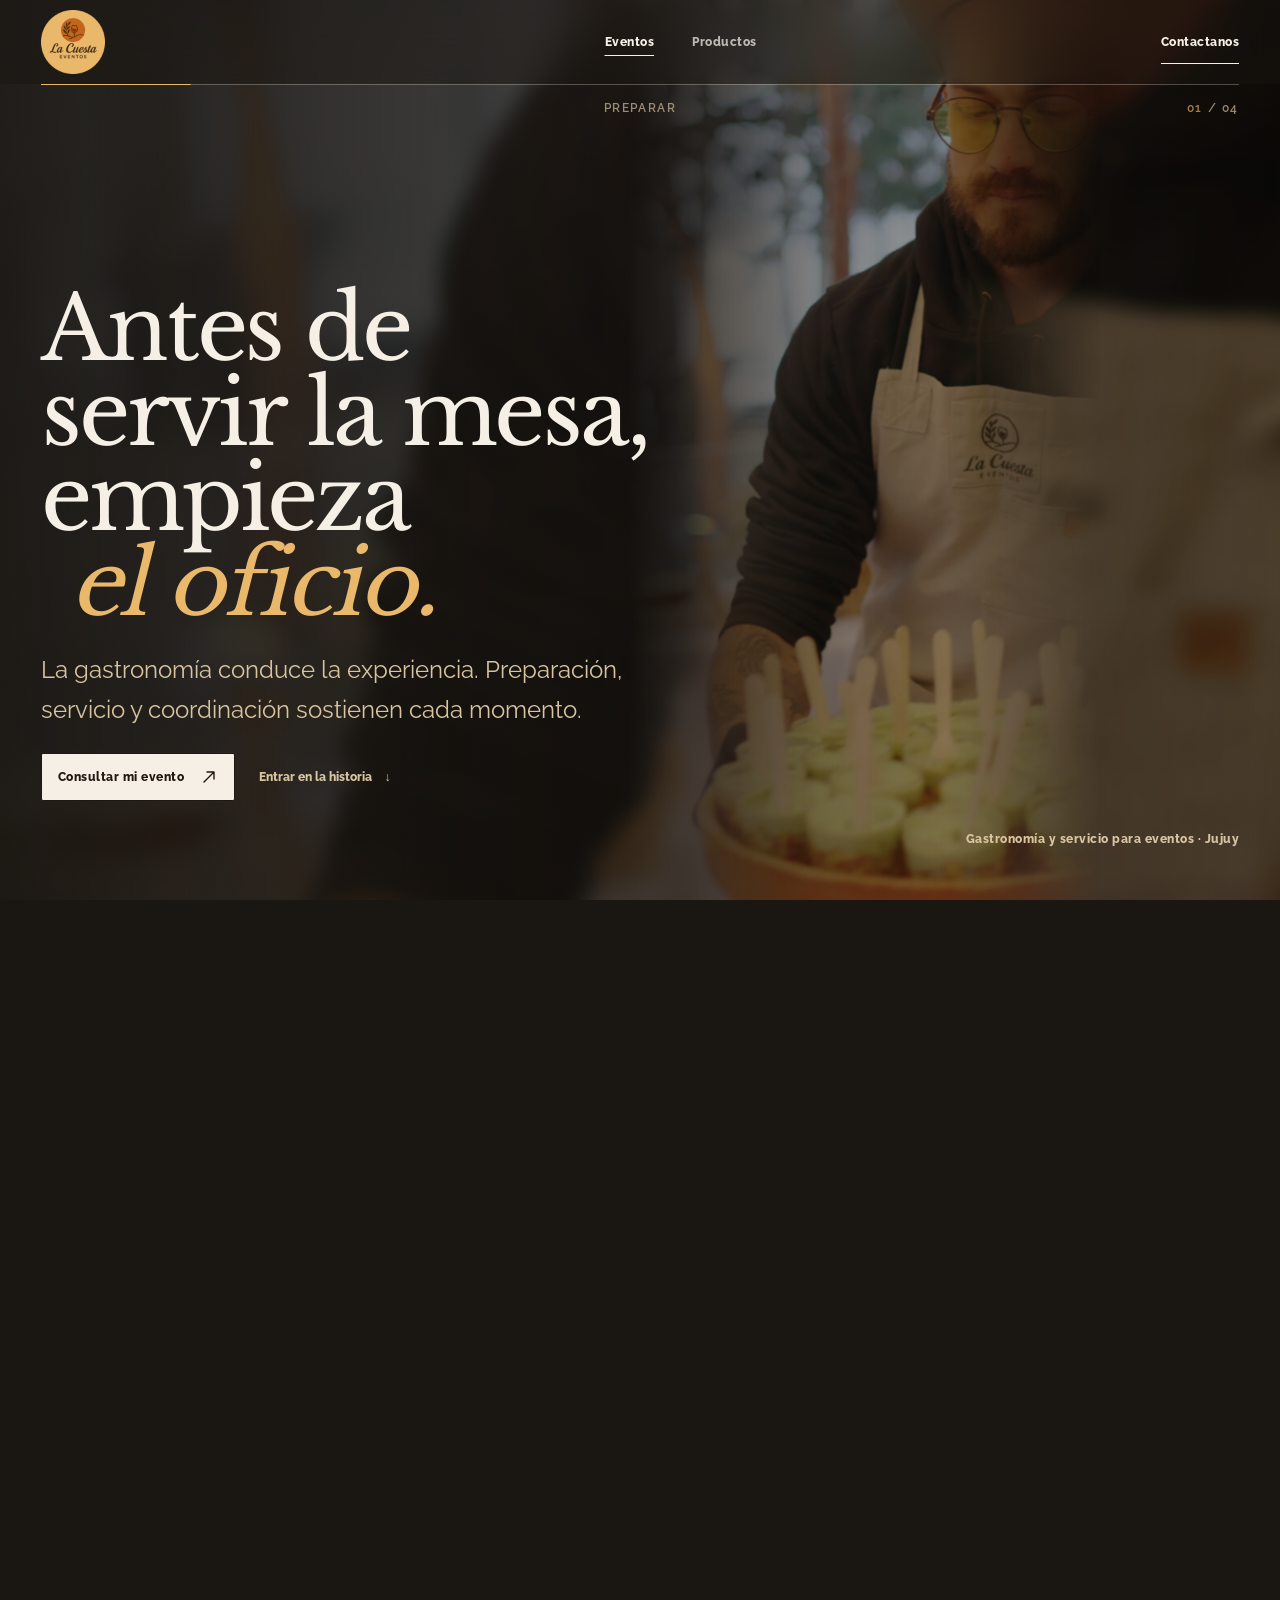
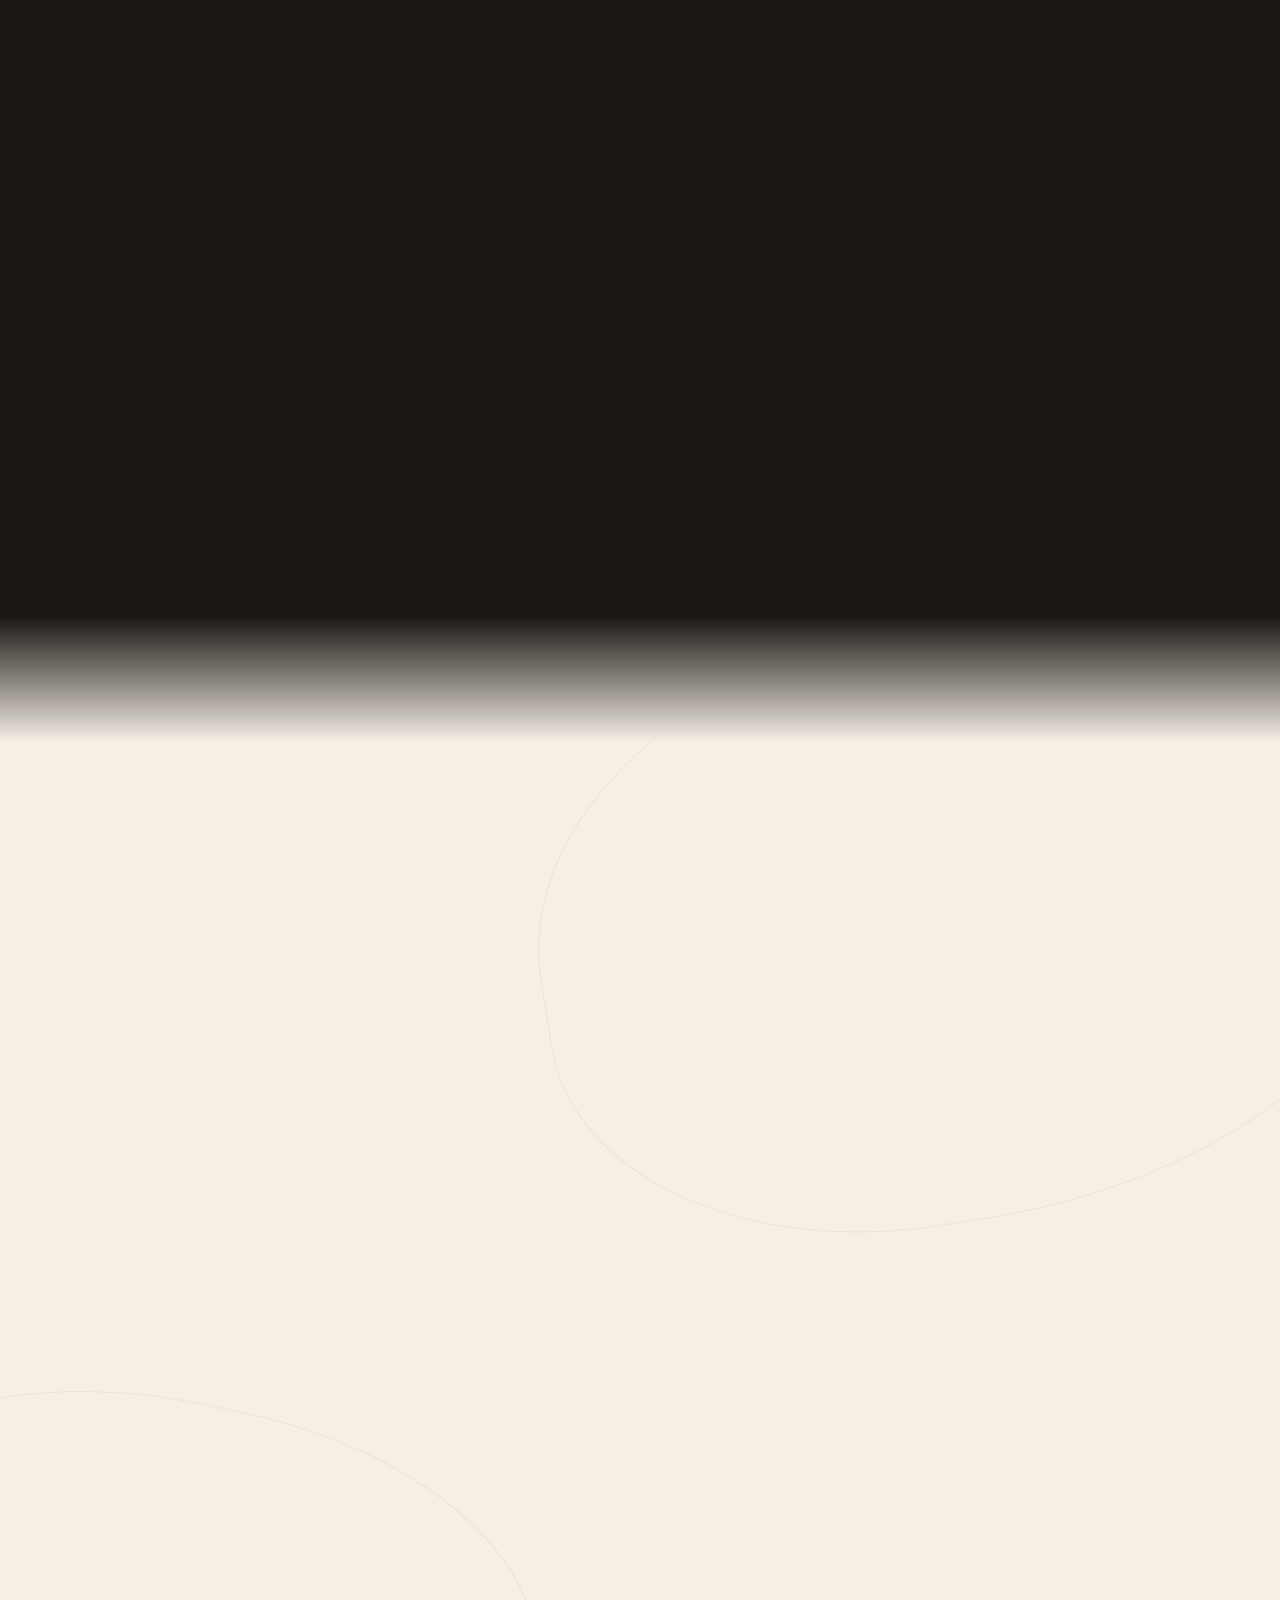
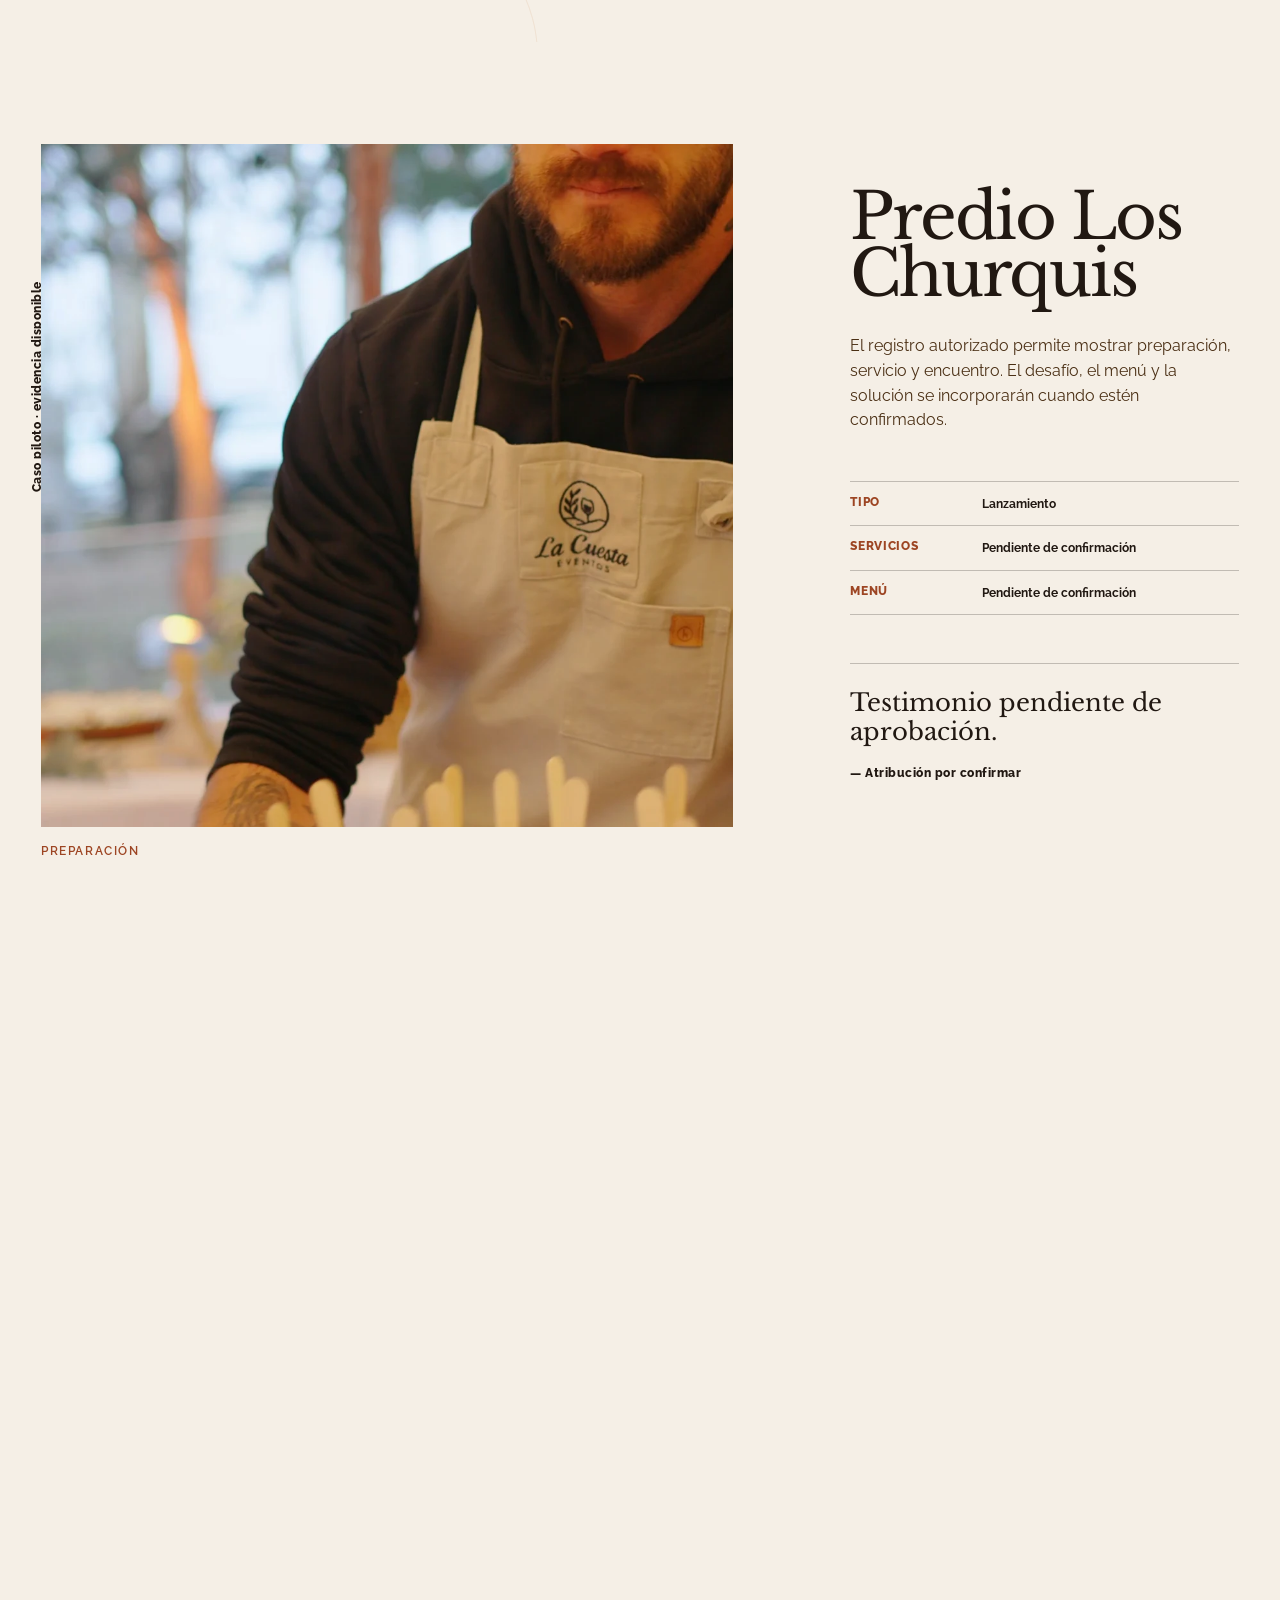
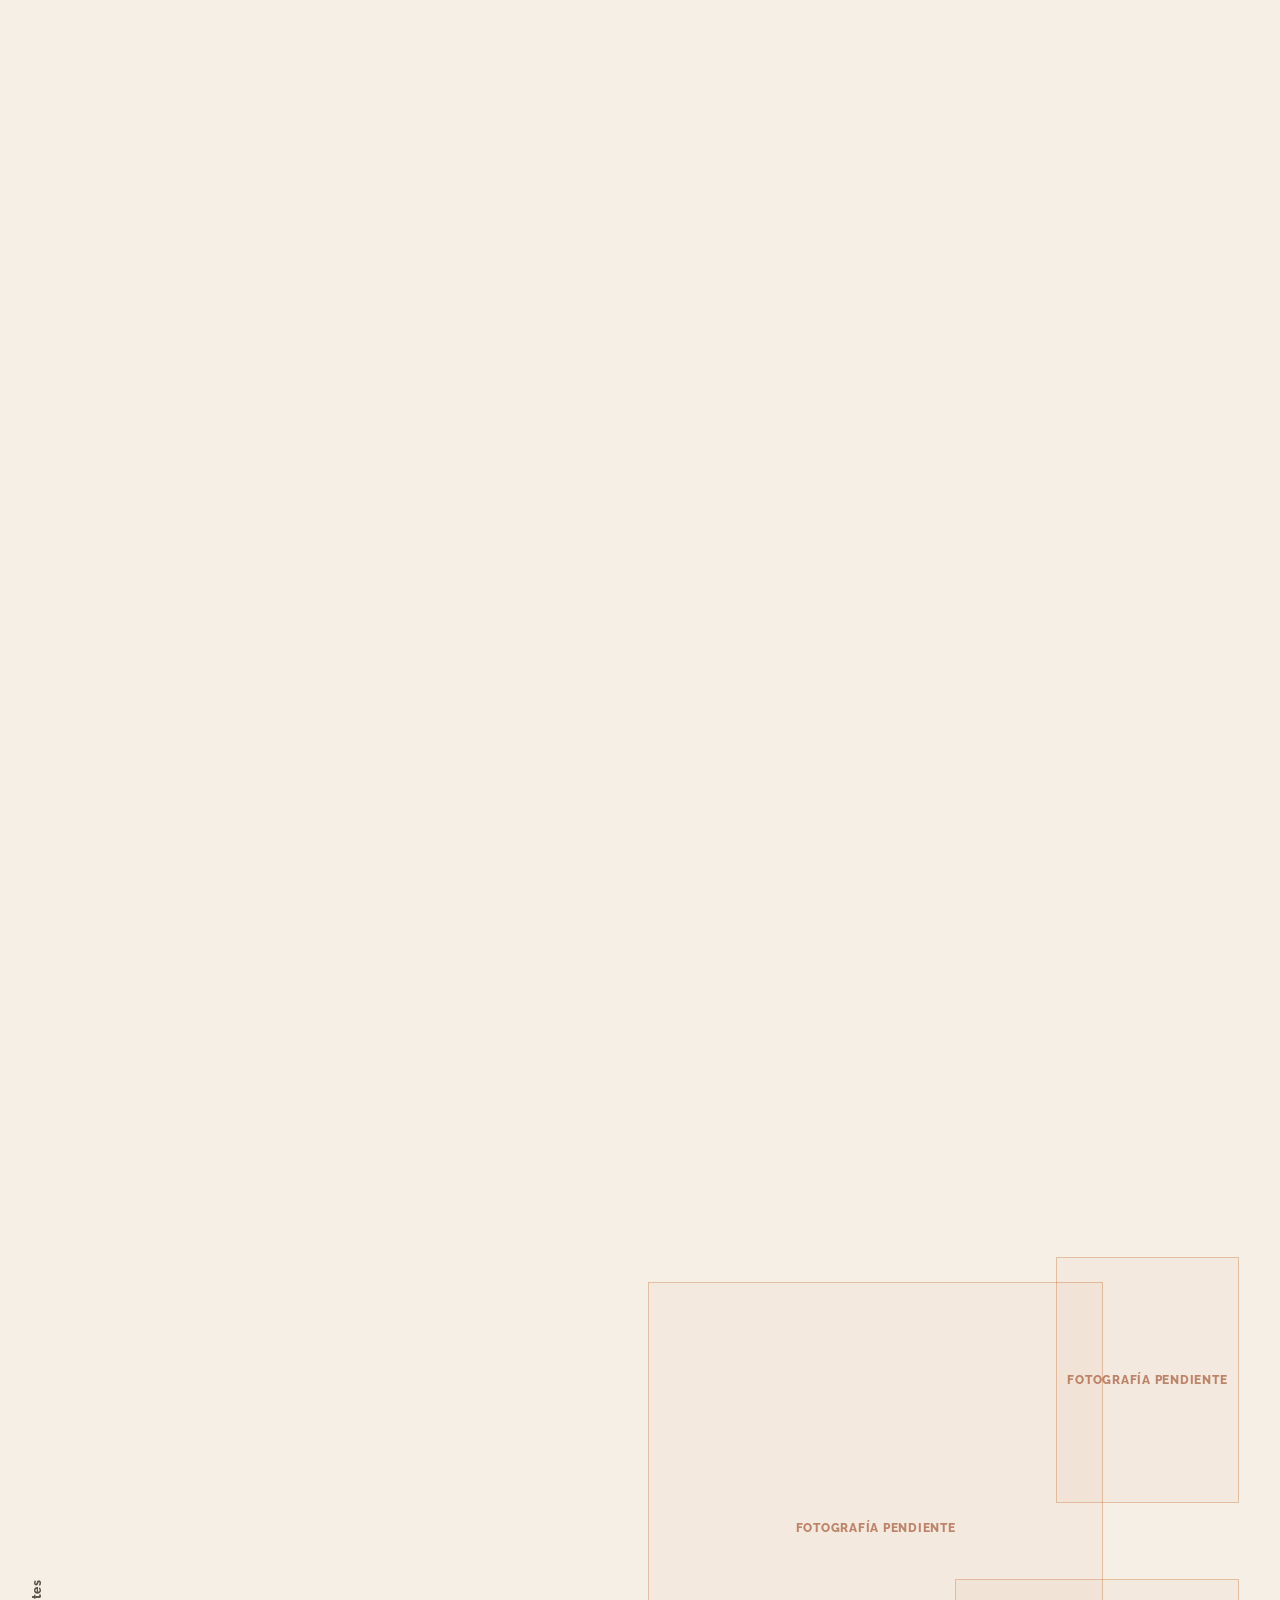
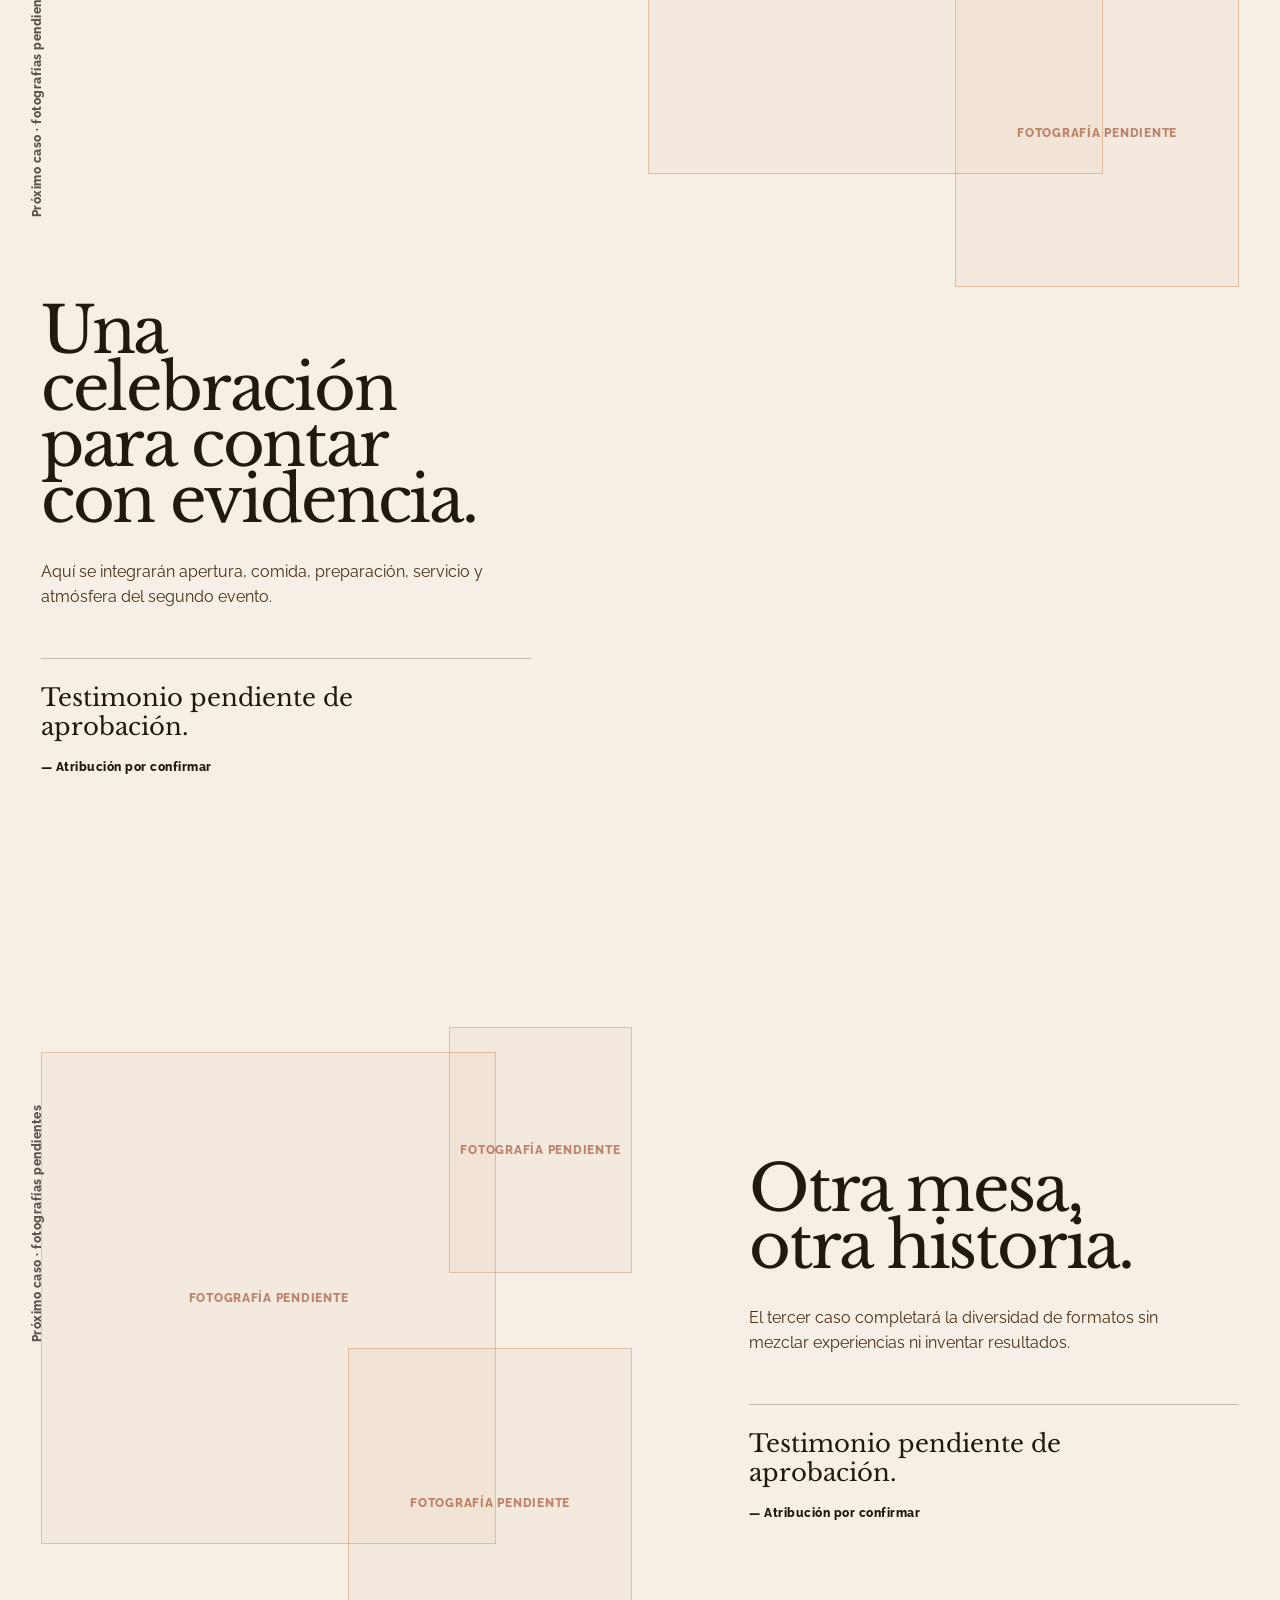
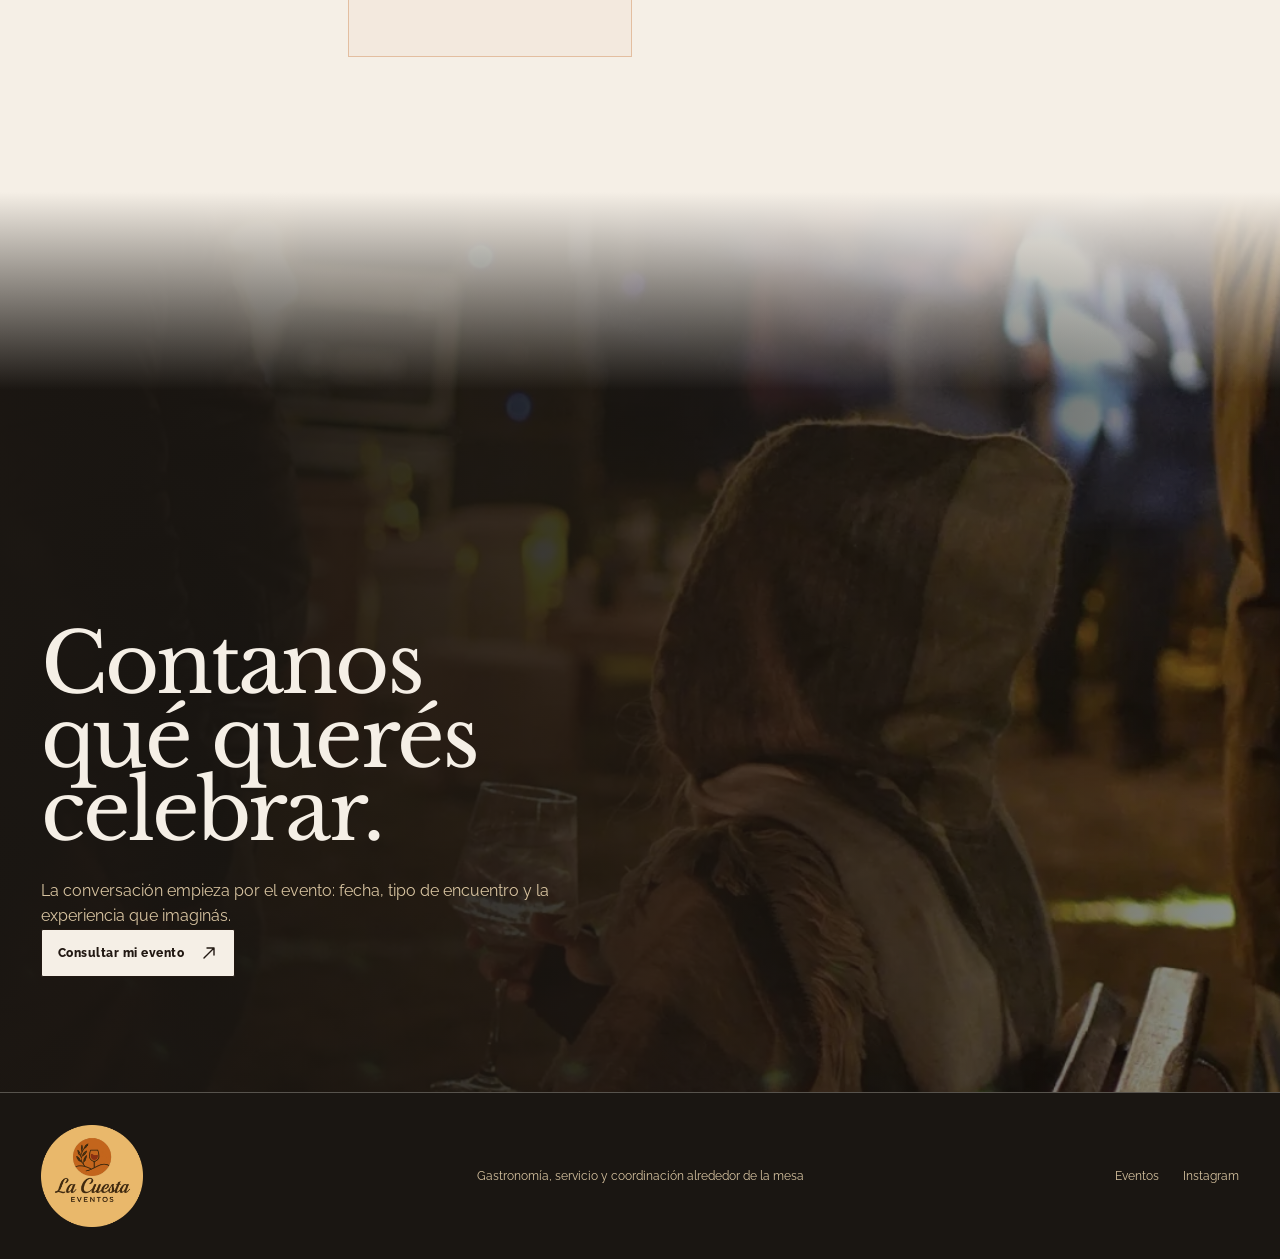
<file: index.html>
<!doctype html>
<html lang="es">
  <head>
    <meta charset="utf-8" />
    <meta name="viewport" content="width=device-width, initial-scale=1, viewport-fit=cover" />
    <meta name="description" content="La Cuesta diseña y coordina experiencias gastronómicas para eventos sociales y corporativos en Jujuy." />
    <meta name="theme-color" content="#1a1612" />
    <meta property="og:title" content="La Cuesta Eventos — alrededor de la mesa" />
    <meta property="og:description" content="Gastronomía, barra, personal y coordinación pensados como una misma experiencia." />
    <meta property="og:type" content="website" />
    <meta property="og:url" content="https://fzamo.github.io/la-cuesta/" />
    <meta property="og:image" content="https://fzamo.github.io/la-cuesta/assets/events/scene-serve-hd.webp" />
    <title>La Cuesta Eventos — alrededor de la mesa</title>
    <link rel="canonical" href="https://fzamo.github.io/la-cuesta/" />
    <!-- WhatsApp: un destino por intencion sobre el mismo numero (543883456365). Si cambia el numero, cambian todas las ocurrencias de wa.me de este archivo. -->
    <link rel="icon" href="assets/favicon-32.png" type="image/png" sizes="32x32" />
    <link rel="apple-touch-icon" href="assets/apple-touch-icon.png" sizes="180x180" />
    <link rel="preload" href="assets/fonts/libre-baskerville-400-latin.woff2" as="font" type="font/woff2" crossorigin />
    <link rel="preload" href="assets/fonts/raleway-wght-latin.woff2" as="font" type="font/woff2" crossorigin />
    <link rel="preload" href="assets/events/scene-prepare-hd.webp" as="image" type="image/webp" />
    <!-- Limite de mundo: 820px (compacto = sangre completa + master 720x1280). Sincronizado con styles.css § "limite de mundo" y app.js WORLD_COMPACT_MAX. -->
    <link rel="preload" href="assets/events/scene-prepare-hd.mp4?v=6" as="video" type="video/mp4" media="(min-width: 821px)" fetchpriority="high" />
    <link rel="preload" href="assets/events/scene-prepare-mobile.mp4?v=6" as="video" type="video/mp4" media="(max-width: 820px)" fetchpriority="high" />
    <link rel="stylesheet" href="styles.css?v=101" />
    <script src="app.js?v=71" defer></script>
  </head>
  <body class="page-events" data-scene="0">
    <a class="skip-link" href="#contenido">Saltar al contenido</a>
    <header class="site-header site-header--paper" data-header>
      <a class="brand" href="index.html" aria-label="La Cuesta Eventos, inicio"><img src="assets/la-cuesta-badge.png" width="384" height="384" alt="La Cuesta" /></a>
      <button class="menu-toggle" type="button" aria-expanded="false" aria-controls="site-nav" data-menu-toggle><span>Menú</span><span class="menu-toggle__mark" aria-hidden="true"><i></i><i></i></span></button>
      <nav class="site-nav" id="site-nav" aria-label="Navegación principal" data-nav><a href="index.html" aria-current="page">Eventos</a><a href="productos.html">Productos</a></nav>
      <a class="header-action" href="https://wa.me/543883456365?text=Hola%21%20Quiero%20informaci%C3%B3n%20sobre%20el%20catering%20La%20Cuesta." target="_blank" rel="noopener noreferrer">Contactanos</a>
    </header>

    <main id="contenido">
      <section class="film" id="inicio" aria-labelledby="story-title" data-film data-climate="night">
        <div class="film-stage" aria-hidden="true" data-stage>
          <div class="film-backdrops">
            <img class="film-backdrop is-active" data-backdrop="0" src="assets/events/scene-prepare-hd.webp?v=2" width="1080" height="1920" alt="" />
            <img class="film-backdrop" data-backdrop="1" src="assets/events/scene-cook-hd.webp?v=3" width="1080" height="1920" alt="" />
            <img class="film-backdrop" data-backdrop="2" src="assets/events/scene-serve-hd.webp?v=2" width="1080" height="1920" alt="" />
            <img class="film-backdrop" data-backdrop="3" src="assets/events/scene-celebrate-hd.webp?v=2" width="1080" height="1920" alt="" />
          </div>
          <div class="film-wash"></div>
          <div class="film-aperture" data-aperture>
            <div class="film-aperture__media">
              <div class="film-stills">
                <img class="film-still is-active" data-story-still="0" src="assets/events/scene-prepare-hd.webp?v=2" width="1080" height="1920" alt="" />
                <img class="film-still" data-story-still="1" src="assets/events/scene-cook-hd.webp?v=3" width="1080" height="1920" alt="" />
                <img class="film-still" data-story-still="2" src="assets/events/scene-serve-hd.webp?v=2" width="1080" height="1920" alt="" />
                <img class="film-still" data-story-still="3" src="assets/events/scene-celebrate-hd.webp?v=2" width="1080" height="1920" alt="" />
              </div>
              <video class="film-video film-video--a" muted playsinline preload="auto" poster="assets/events/scene-prepare-hd.webp?v=2" data-story-video data-video-layer="a" tabindex="-1"></video>
              <video class="film-video film-video--b" muted playsinline preload="auto" poster="assets/events/scene-prepare-hd.webp?v=2" data-story-video data-video-layer="b" tabindex="-1"></video>
            </div>
          </div>
          <div class="folio"><span data-scene-label>Preparar</span><span class="folio__count"><b data-scene-number>01</b> / 04</span></div>
          <div class="timeline" data-timeline><span data-progress></span></div>
        </div>

        <div class="film-track">
          <article class="film-scene film-scene--opening is-active" id="experiencia" data-story-step data-index="0" data-video-desktop="assets/events/scene-prepare-hd.mp4?v=6" data-video-mobile="assets/events/scene-prepare-mobile.mp4?v=6" data-poster="assets/events/scene-prepare-hd.webp?v=2" data-scene-label="Preparar">
            <div class="film-scene__copy">
              <h1 id="story-title" class="film-heading"><span class="film-heading__line">Antes de</span><span class="film-heading__line">servir la mesa,</span><span class="film-heading__line">empieza</span><span class="film-heading__line film-heading__line--accent">el oficio.</span></h1>
              <p>La gastronomía conduce la experiencia. Preparación, servicio y coordinación sostienen cada momento.</p>
              <div class="scene-actions"><a class="action action--light" href="https://wa.me/543883456365?text=Hola%21%20Quiero%20consultar%20por%20un%20evento%20con%20La%20Cuesta." target="_blank" rel="noopener noreferrer">Consultar mi evento <svg viewBox="0 0 18 18" aria-hidden="true"><path d="M4 14 14 4M7 4h7v7" /></svg></a><a class="text-link" href="#ritmo">Entrar en la historia <span aria-hidden="true">↓</span></a></div>
            </div>
            <p class="scene-caption">Gastronomía y servicio para eventos · Jujuy</p>
          </article>

          <article class="film-scene film-scene--rhythm" id="ritmo" data-story-step data-index="1" data-video-desktop="assets/events/scene-cook-hd.mp4?v=7" data-video-mobile="assets/events/scene-cook-mobile.mp4?v=7" data-poster="assets/events/scene-cook-hd.webp?v=3" data-scene-label="Cocinar">
            <div class="film-scene__copy"><h2 class="film-heading"><span class="film-heading__line">El sabor</span><span class="film-heading__line">se trabaja</span><span class="film-heading__line film-heading__line--accent">en el momento.</span></h2><p>Manos, temperatura y terminación: cada pase se construye mientras el encuentro avanza.</p></div>
            <ul class="service-score" aria-label="Capas de la experiencia"><li><span>Gastronomía</span><small>El centro de la propuesta.</small></li><li><span>Servicio</span><small>Ritmo, atención y presencia.</small></li><li><span>Coordinación</span><small>Todo sucede sin interrumpir.</small></li></ul>
          </article>

          <article class="film-scene film-scene--table" id="mesa" data-story-step data-index="2" data-video-desktop="assets/events/scene-serve-hd.mp4?v=6" data-video-mobile="assets/events/scene-serve-mobile.mp4?v=6" data-poster="assets/events/scene-serve-hd.webp?v=2" data-scene-label="Servir">
            <div class="film-scene__copy"><h2 class="film-heading"><span class="film-heading__line">Cada plato</span><span class="film-heading__line">llega en</span><span class="film-heading__line film-heading__line--accent">su momento.</span></h2><p>La propuesta se adapta al lugar, al ritmo del encuentro y a la forma en que querés recibir.</p></div>
            <p class="scene-caption">Catering · barra · personal · puesta a punto</p>
          </article>

          <article class="film-scene film-scene--night" id="encuentro" data-story-step data-index="3" data-video-desktop="assets/events/scene-celebrate-hd.mp4?v=6" data-video-mobile="assets/events/scene-celebrate-mobile.mp4?v=6" data-poster="assets/events/scene-celebrate-hd.webp?v=2" data-scene-label="Celebrar">
            <div class="film-scene__copy"><h2 class="film-heading"><span class="film-heading__line">Vos vivís</span><span class="film-heading__line">la mesa.</span><span class="film-heading__line film-heading__line--accent">Nosotros sostenemos</span><span class="film-heading__line film-heading__line--accent film-heading__line--deep-indent">el ritmo.</span></h2><p>Casamientos, eventos corporativos, cumpleaños y reuniones familiares, de la primera idea al último brindis.</p><a class="action action--gold" href="#casos">Ver eventos realizados <svg viewBox="0 0 18 18" aria-hidden="true"><path d="M4 14 14 4M7 4h7v7" /></svg></a></div>
            <p class="location-note">Las locaciones asociadas están disponibles únicamente junto con la contratación del catering La Cuesta.</p>
          </article>
          <div class="film-coda" aria-hidden="true" data-coda></div>
        </div>
      </section>

      <section class="events-proof" id="casos" aria-labelledby="events-proof-title" data-acto data-climate="day">
        <div class="acto-rail" aria-hidden="true" data-acto-rail>
          <div class="folio"><span data-acto-label>Casos</span><span class="folio__count"><b data-acto-number>01</b> / 03</span></div>
          <div class="timeline timeline--rail"><span data-acto-progress></span></div>
        </div>

        <div class="events-proof__intro" data-reveal>
          <h2 id="events-proof-title" data-reveal-item>Eventos que ya sucedieron.</h2>
          <p data-reveal-item="late">Esta estructura será reemplazada por los casos, fotografías y testimonios aprobados. Mientras tanto muestra cómo la evidencia continuará el relato.</p>
          <p class="events-proof__status" data-reveal-item="late">Vista previa editorial · contenido provisional</p>
        </div>

        <article class="case-film" aria-labelledby="pilot-case-title" data-case data-case-label="Los Churquis" data-reveal>
          <div class="case-stage" data-case-stage>
            <p class="event-case__state" data-reveal-item>Caso piloto · evidencia disponible</p>
            <div class="case-media" data-reveal-item>
              <img class="case-frame is-active" data-case-frame src="assets/events/scene-prepare-hd.webp?v=2" width="1080" height="1920" loading="lazy" alt="Preparación gastronómica durante el evento de Los Churquis" />
              <img class="case-frame" data-case-frame src="assets/events/scene-serve-hd.webp?v=2" width="1080" height="1920" loading="lazy" alt="Servicio de un plato durante el evento de Los Churquis" />
              <img class="case-frame" data-case-frame src="assets/events/scene-celebrate-hd.webp?v=2" width="1080" height="1920" loading="lazy" alt="Invitados reunidos durante el evento de Los Churquis" />
              <p class="case-media__caption"><span data-case-caption>Preparación</span></p>
            </div>
            <div class="case-copy" data-reveal-item="late">
              <h3 id="pilot-case-title">Predio Los Churquis</h3>
              <p>El registro autorizado permite mostrar preparación, servicio y encuentro. El desafío, el menú y la solución se incorporarán cuando estén confirmados.</p>
              <dl class="event-case__facts">
                <div><dt>Tipo</dt><dd>Lanzamiento</dd></div>
                <div><dt>Servicios</dt><dd>Pendiente de confirmación</dd></div>
                <div><dt>Menú</dt><dd>Pendiente de confirmación</dd></div>
              </dl>
              <blockquote><p>Testimonio pendiente de aprobación.</p><cite>— Atribución por confirmar</cite></blockquote>
            </div>
          </div>
          <div class="case-track" aria-hidden="true">
            <div class="case-beat" data-case-beat data-caption="Preparación"></div>
            <div class="case-beat" data-case-beat data-caption="Servicio"></div>
            <div class="case-beat" data-case-beat data-caption="Encuentro"></div>
          </div>
        </article>

        <article class="event-case event-case--placeholder" aria-labelledby="case-two-title" data-case data-case-label="Próximo caso" data-reveal>
          <div class="event-case__placeholder-media" aria-hidden="true" data-reveal-item><span></span><span></span><span></span></div>
          <div class="event-case__copy" data-reveal-item="late">
            <p class="event-case__state">Próximo caso · fotografías pendientes</p>
            <h3 id="case-two-title">Una celebración para contar con evidencia.</h3>
            <p>Aquí se integrarán apertura, comida, preparación, servicio y atmósfera del segundo evento.</p>
            <blockquote><p>Testimonio pendiente de aprobación.</p><cite>— Atribución por confirmar</cite></blockquote>
          </div>
        </article>

        <article class="event-case event-case--placeholder event-case--placeholder-wine" aria-labelledby="case-three-title" data-case data-case-label="Otra mesa" data-reveal>
          <div class="event-case__placeholder-media" aria-hidden="true" data-reveal-item><span></span><span></span><span></span></div>
          <div class="event-case__copy" data-reveal-item="late">
            <p class="event-case__state">Próximo caso · fotografías pendientes</p>
            <h3 id="case-three-title">Otra mesa, otra historia.</h3>
            <p>El tercer caso completará la diversidad de formatos sin mezclar experiencias ni inventar resultados.</p>
            <blockquote><p>Testimonio pendiente de aprobación.</p><cite>— Atribución por confirmar</cite></blockquote>
          </div>
        </article>
      </section>

      <section class="event-resolution" id="contacto" aria-labelledby="event-contact-title" data-reveal data-climate="night">
        <div class="event-resolution__media" aria-hidden="true"><img src="assets/events/scene-celebrate-hd.webp?v=2" width="1080" height="1920" loading="lazy" alt="" /></div>
        <div class="event-resolution__content" data-reveal-item><h2 id="event-contact-title">Contanos qué querés celebrar.</h2><p>La conversación empieza por el evento: fecha, tipo de encuentro y la experiencia que imaginás.</p><a class="action action--light" href="https://wa.me/543883456365?text=Hola%21%20Vi%20los%20eventos%20en%20el%20sitio%20y%20quiero%20consultar%20por%20el%20m%C3%ADo." target="_blank" rel="noopener noreferrer">Consultar mi evento <svg viewBox="0 0 18 18" aria-hidden="true"><path d="M4 14 14 4M7 4h7v7" /></svg></a></div>
      </section>
    </main>

    <footer class="site-footer"><a class="footer-brand" href="index.html" aria-label="La Cuesta Eventos, inicio"><img src="assets/la-cuesta-badge.png" width="384" height="384" alt="La Cuesta" /></a><p>Gastronomía, servicio y coordinación alrededor de la mesa</p><div class="footer-links"><a href="index.html" aria-current="page">Eventos</a><a href="https://www.instagram.com/lacuestaeventos/" target="_blank" rel="noopener noreferrer">Instagram</a></div></footer>
  </body>
</html>
</file>
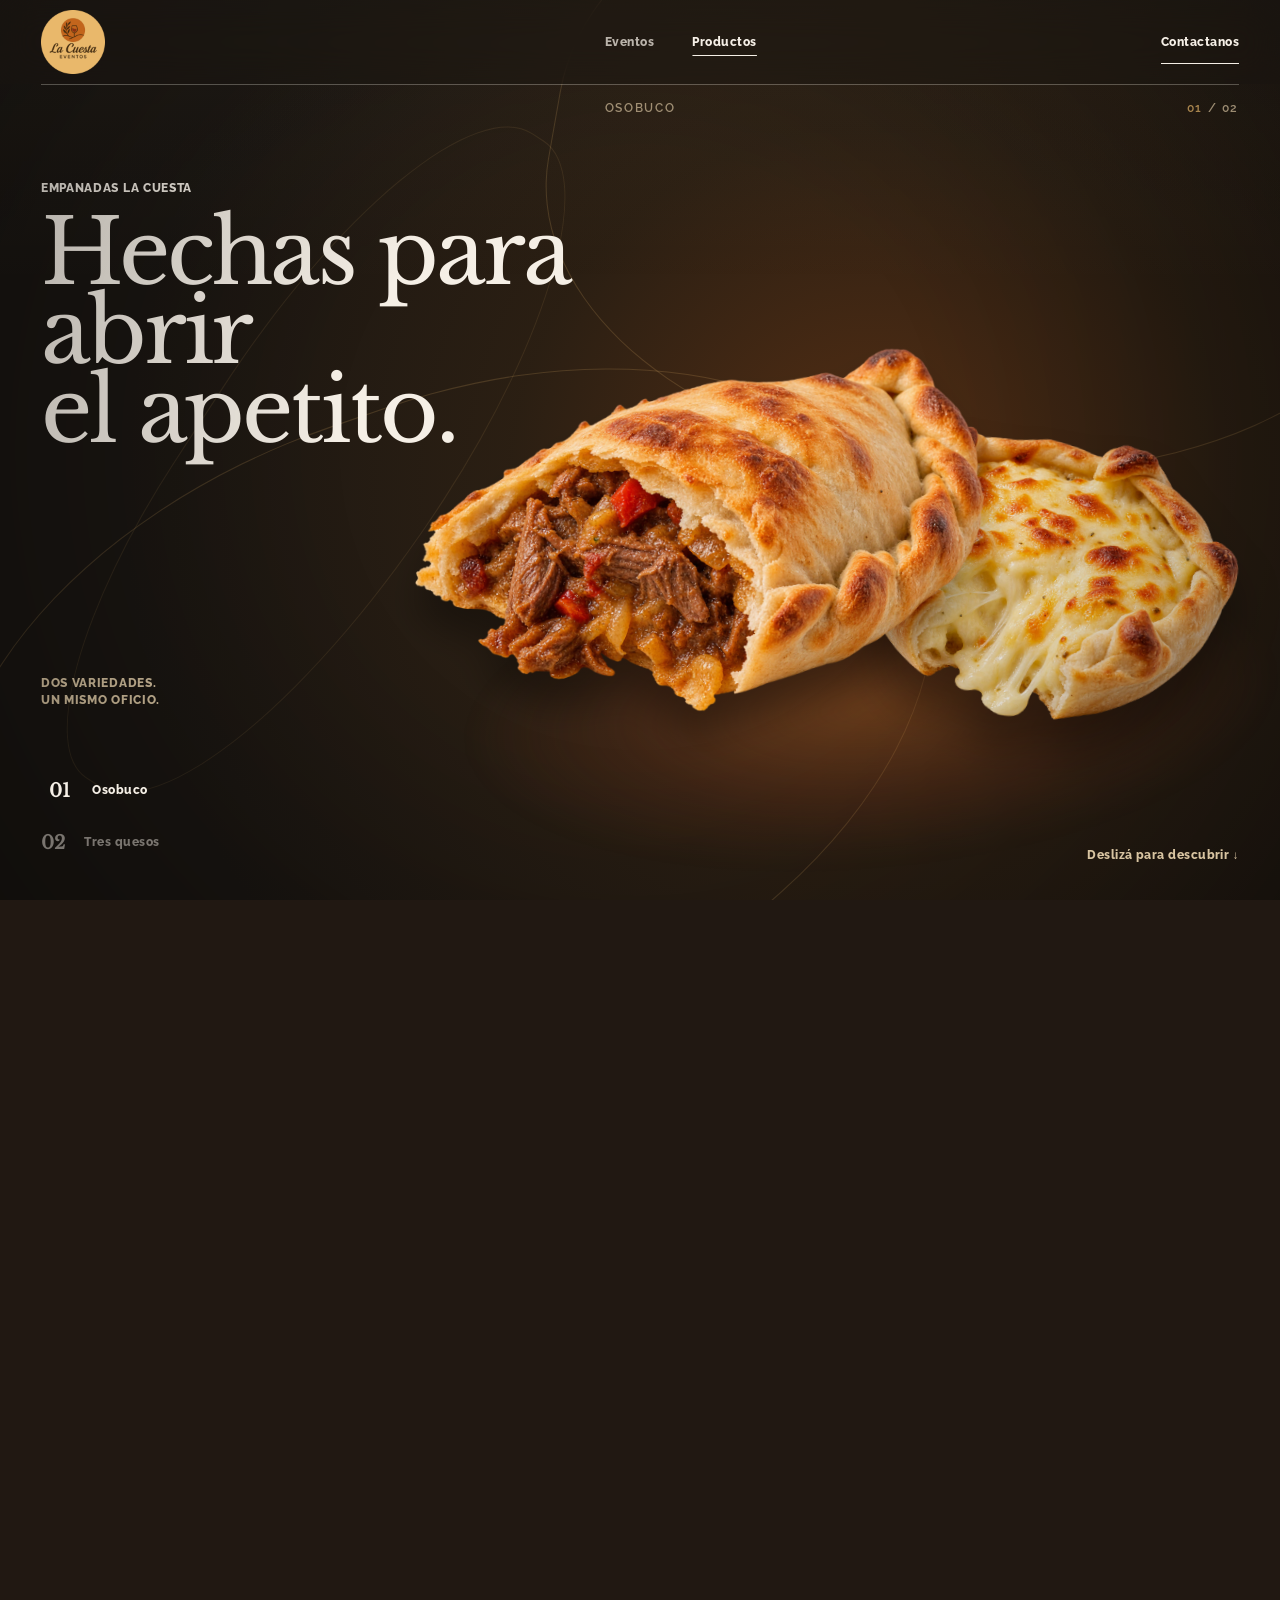
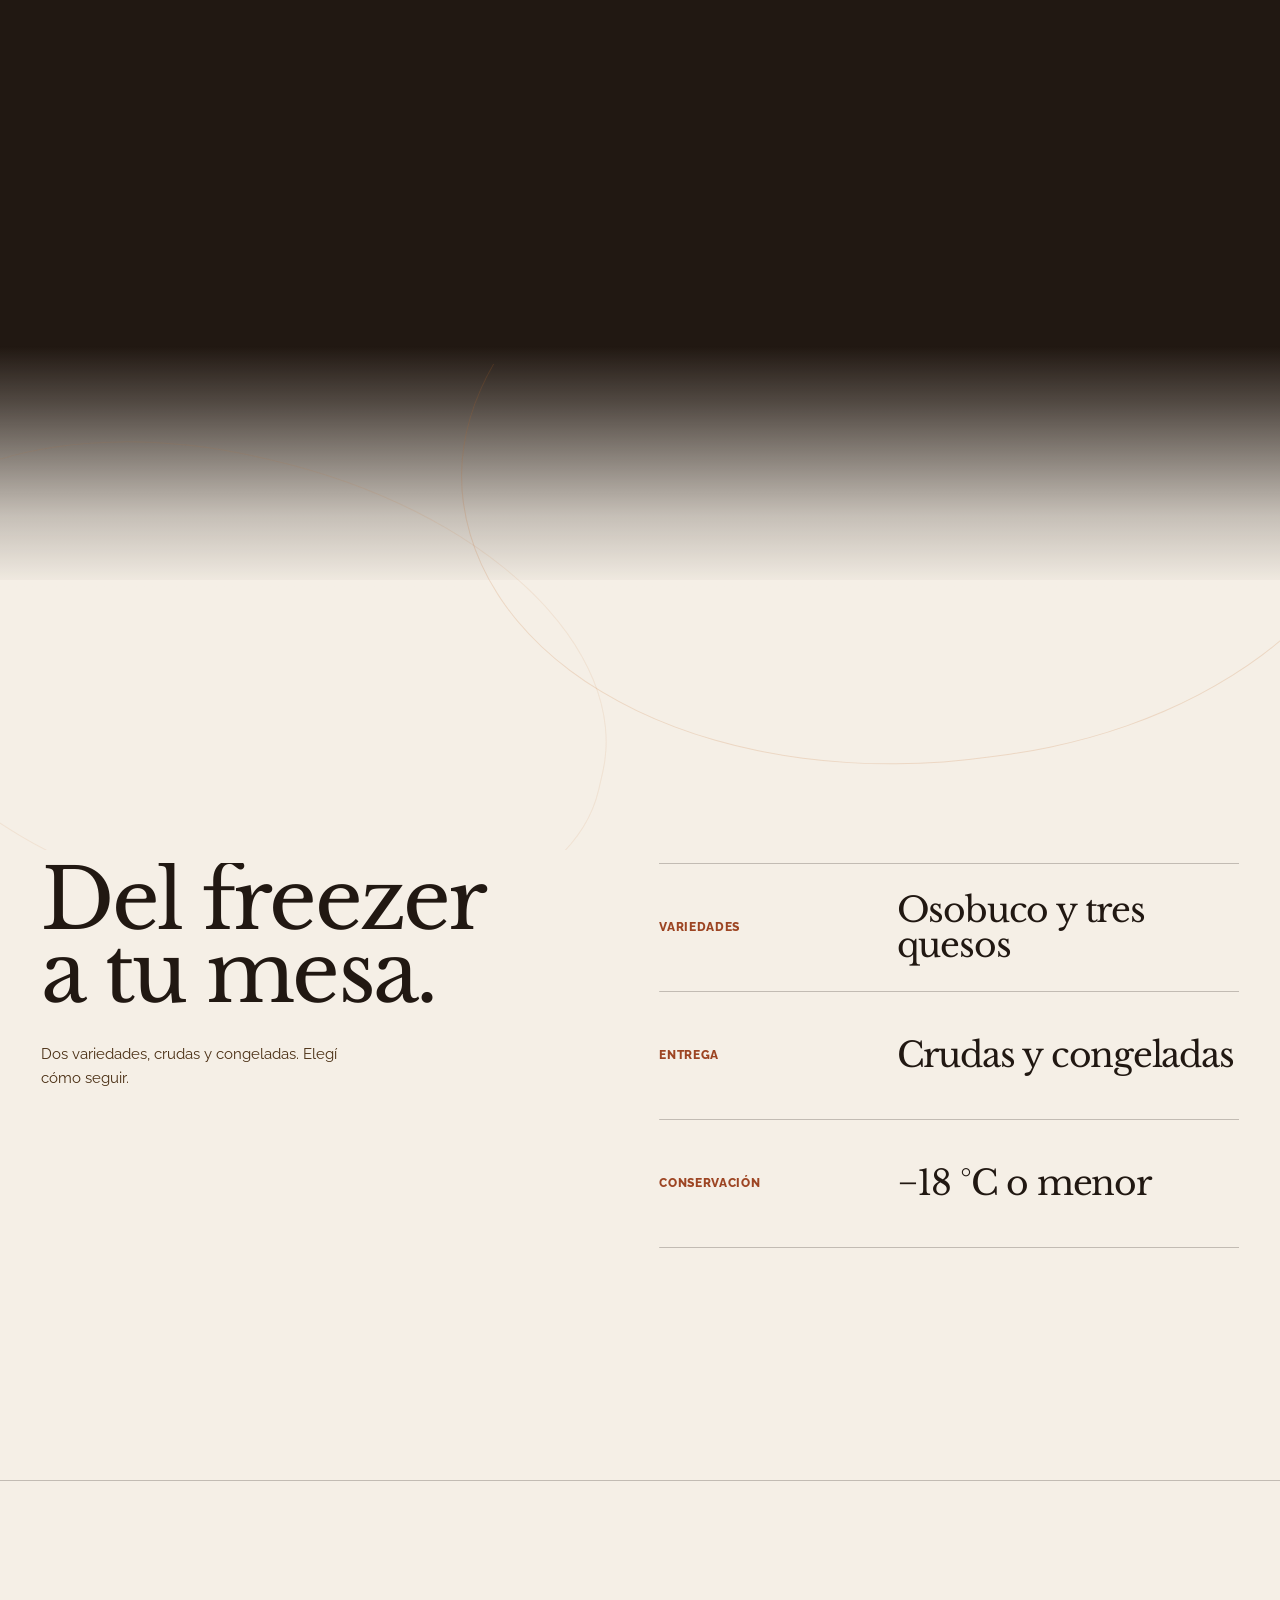
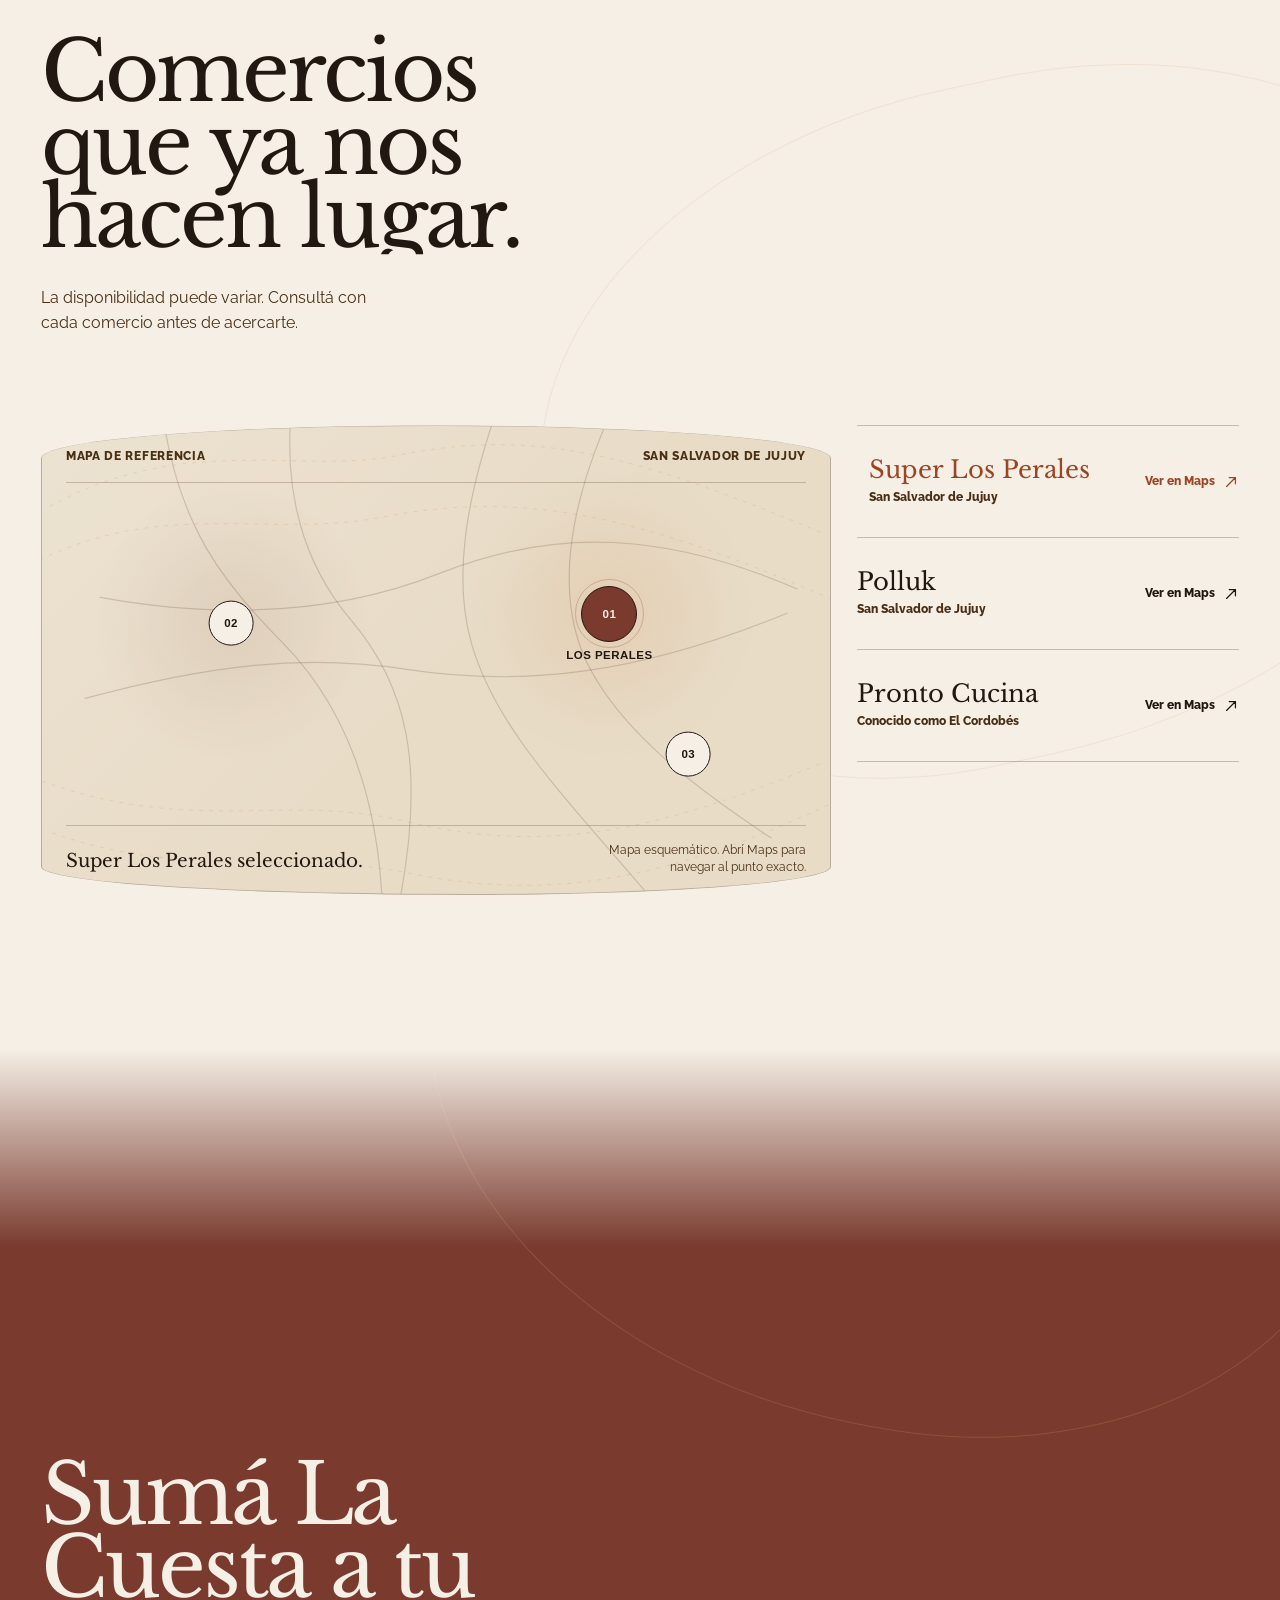
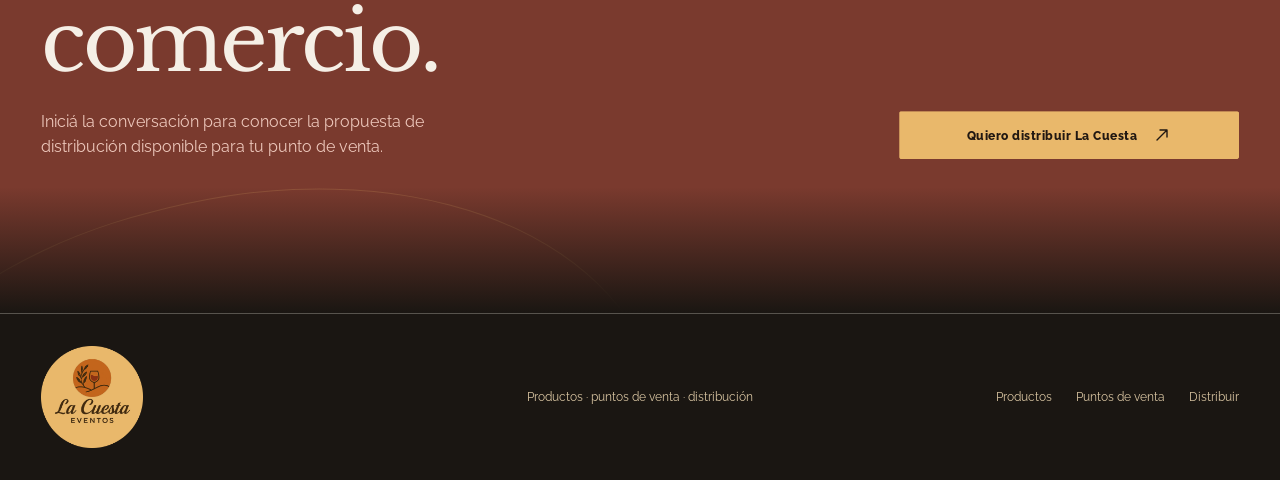
<file: productos.html>
<!doctype html>
<html lang="es">
  <head>
    <meta charset="utf-8" />
    <meta name="viewport" content="width=device-width, initial-scale=1, viewport-fit=cover" />
    <meta name="description" content="Conocé las empanadas La Cuesta, sus puntos de venta y la propuesta para comercios distribuidores." />
    <meta name="theme-color" content="#f5efe6" />
    <meta property="og:title" content="Productos La Cuesta — empanadas de osobuco y tres quesos" />
    <meta property="og:description" content="Una especialidad cruda y congelada para encontrar o sumar a tu comercio." />
    <meta property="og:type" content="website" />
    <meta property="og:url" content="https://fzamo.github.io/la-cuesta/productos.html" />
    <meta property="og:image" content="https://fzamo.github.io/la-cuesta/assets/products/variants/osobuco-open.webp?v=8" />
    <title>Productos La Cuesta — empanadas de osobuco y tres quesos</title>
    <link rel="canonical" href="https://fzamo.github.io/la-cuesta/productos.html" />
    <!-- WhatsApp: un destino por intencion sobre el mismo numero (543883456365). Si cambia el numero, cambian todas las ocurrencias de wa.me de este archivo. -->
    <link rel="icon" href="assets/favicon-32.png" type="image/png" sizes="32x32" />
    <link rel="apple-touch-icon" href="assets/apple-touch-icon.png" sizes="180x180" />
    <link rel="preload" href="assets/fonts/libre-baskerville-400-latin.woff2" as="font" type="font/woff2" crossorigin />
    <link rel="preload" href="assets/fonts/raleway-wght-latin.woff2" as="font" type="font/woff2" crossorigin />
    <link rel="preload" href="assets/products/variants/osobuco-open.webp?v=8" as="image" type="image/webp" />
    <link rel="preload" href="assets/products/variants/tres-quesos-open.webp?v=8" as="image" type="image/webp" />
    <link rel="stylesheet" href="styles.css?v=101" />
    <script src="app.js?v=71" defer></script>
  </head>
  <body class="page-products">
    <a class="skip-link" href="#contenido">Saltar al contenido</a>
    <header class="site-header site-header--paper" data-header>
      <a class="brand" href="productos.html" aria-label="Productos La Cuesta, inicio"><img src="assets/la-cuesta-badge.png" width="384" height="384" alt="La Cuesta" /></a>
      <button class="menu-toggle" type="button" aria-expanded="false" aria-controls="site-nav" data-menu-toggle><span>Menú</span><span class="menu-toggle__mark" aria-hidden="true"><i></i><i></i></span></button>
      <nav class="site-nav" id="site-nav" aria-label="Navegación principal" data-nav><a href="index.html">Eventos</a><a href="productos.html" aria-current="page">Productos</a></nav>
      <a class="header-action" href="https://wa.me/543883456365?text=Hola%21%20Quiero%20consultar%20por%20las%20empanadas%20La%20Cuesta." target="_blank" rel="noopener noreferrer">Contactanos</a>
    </header>

    <main id="contenido" class="products-main">
      <section class="product-world" data-product-world aria-labelledby="product-world-title" data-climate="night">
        <div class="product-world__stage" data-product-stage>
          <div class="product-world__atmosphere" aria-hidden="true"><i></i><i></i><i></i></div>
          <div class="product-world__hero-pair" aria-hidden="true">
            <img class="product-world__hero-cheese" src="assets/products/variants/tres-quesos-open.webp?v=8" width="1536" height="1024" alt="" />
          </div>

          <div class="product-prologue">
            <p class="product-prologue__eyebrow">Empanadas La Cuesta</p>
            <h1 id="product-world-title">Hechas para abrir<br />el apetito.</h1>
            <p class="product-prologue__note">Dos variedades.<br />Un mismo oficio.</p>
          </div>

          <article class="product-variant product-variant--osobuco is-active" id="variedad-osobuco" data-product-variant data-index="0">
            <div class="product-variant__title"><span aria-hidden="true">01</span><h2>Osobuco</h2></div>
            <figure class="product-variant__media"><img src="assets/products/variants/osobuco-open.webp?v=8" width="1536" height="1024" alt="Empanada La Cuesta de osobuco abierta, con el relleno visible" /></figure>
            <div class="product-variant__copy"><p>Relleno visible, masa dorada.</p><p>Cruda y congelada.</p></div>
          </article>

          <article class="product-variant product-variant--cheese" id="variedad-tres-quesos" data-product-variant data-index="1">
            <div class="product-variant__title"><span aria-hidden="true">02</span><h2>Tres quesos</h2></div>
            <figure class="product-variant__media"><img src="assets/products/variants/tres-quesos-open.webp?v=8" width="1536" height="1024" alt="Empanada La Cuesta de tres quesos abierta, con el relleno visible" /></figure>
            <div class="product-variant__copy"><p>Masa y queso en primer plano.</p><p>Cruda y congelada.</p></div>
          </article>

          <div class="product-world__seam" aria-hidden="true"></div>
          <nav class="product-world__index" aria-label="Elegir variedad">
            <button type="button" aria-pressed="true" data-product-select="0"><span>01</span> Osobuco</button>
            <button type="button" aria-pressed="false" data-product-select="1"><span>02</span> Tres quesos</button>
          </nav>
          <div class="folio" aria-live="polite"><span data-product-label>Osobuco</span><span class="folio__count"><b data-product-current>01</b> / 02</span></div>
          <div class="timeline" aria-hidden="true"><span data-product-progress></span></div>
          <p class="product-world__scroll">Deslizá para descubrir <span aria-hidden="true">↓</span></p>
        </div>
      </section>

      <section class="product-facts product-epilogue" aria-labelledby="facts-title" data-reveal data-climate="day">
        <div class="product-facts__continuity" aria-hidden="true"><i></i><i></i></div>
        <div class="product-facts__lead" data-reveal-item>
          <h2 id="facts-title">Del freezer<br />a tu mesa.</h2>
          <p>Dos variedades, crudas y congeladas. Elegí cómo seguir.</p>
        </div>
        <dl class="product-facts__ledger" data-reveal-item>
          <div><dt>Variedades</dt><dd>Osobuco y tres quesos</dd></div>
          <div><dt>Entrega</dt><dd>Crudas y congeladas</dd></div>
          <div><dt>Conservación</dt><dd>−18 °C o menor</dd></div>
        </dl>
      </section>

      <section class="product-stockists product-epilogue" id="puntos-de-venta" aria-labelledby="stockists-title" data-reveal data-climate="day">
        <div class="product-stockists__intro" data-reveal-item><h2 id="stockists-title">Comercios que ya nos hacen lugar.</h2><p>La disponibilidad puede variar. Consultá con cada comercio antes de acercarte.</p></div>
        <figure class="stockist-map" data-stockist-map data-reveal-item aria-labelledby="stockist-map-title stockist-map-note">
          <div class="stockist-map__heading"><span id="stockist-map-title">Mapa de referencia</span><small>San Salvador de Jujuy</small></div>
          <svg class="stockist-map__drawing" viewBox="0 0 840 560" role="img" aria-label="Mapa editorial esquemático de los puntos de venta">
            <g class="stockist-map__contours" aria-hidden="true">
              <path d="M-42 96C121 7 258 59 375 35c155-31 269-7 507 93" />
              <path d="M-54 160c151-73 275-25 410-51 170-33 309-2 546 102" />
              <path d="M-62 421c185 71 299 17 445 52 158 38 293 18 501-71" />
              <path d="M-39 487c161 57 288 19 432 49 172 35 318 1 497-83" />
            </g>
            <g class="stockist-map__streets" aria-hidden="true">
              <path d="M95 0c20 119 67 185 141 259 69 70 111 168 119 301" />
              <path d="M493-20c-39 112-52 204-31 279 28 99 104 176 211 301" />
              <path d="M0 326c151-41 263-53 383-35 142 22 279 6 457-67" />
              <path d="M18 205c155 28 289 18 407-29 139-55 270-49 427 19" />
              <path d="M246-10c-7 98 18 178 72 242 68 80 88 174 60 328" />
              <path d="M628-14c-56 128-64 230-23 306 38 70 111 132 216 201" />
            </g>
          </svg>
          <button class="stockist-map__marker is-active" type="button" style="--map-x:72%;--map-y:40%" data-stockist-marker="perales" aria-pressed="true"><span>01</span><strong>Los Perales</strong></button>
          <button class="stockist-map__marker" type="button" style="--map-x:24%;--map-y:42%" data-stockist-marker="polluk" aria-pressed="false"><span>02</span><strong>Polluk</strong></button>
          <button class="stockist-map__marker" type="button" style="--map-x:82%;--map-y:70%" data-stockist-marker="cordobes" aria-pressed="false"><span>03</span><strong>Pronto Cucina</strong></button>
          <figcaption id="stockist-map-note"><span data-stockist-map-status aria-live="polite">Super Los Perales seleccionado.</span><small>Mapa esquemático. Abrí Maps para navegar al punto exacto.</small></figcaption>
        </figure>
        <ol class="product-stockists__list" data-reveal-item>
          <li class="is-active" data-stockist-item="perales"><button type="button" data-stockist-select="perales" aria-pressed="true"><span>Super Los Perales</span><small>San Salvador de Jujuy</small></button><a href="https://maps.app.goo.gl/YUJQ9x3evdQM6f4R9" target="_blank" rel="noopener noreferrer" aria-label="Abrir Super Los Perales en Maps">Ver en Maps <svg viewBox="0 0 18 18" aria-hidden="true"><path d="M4 14 14 4M7 4h7v7" /></svg></a></li>
          <li data-stockist-item="polluk"><button type="button" data-stockist-select="polluk" aria-pressed="false"><span>Polluk</span><small>San Salvador de Jujuy</small></button><a href="https://maps.app.goo.gl/NbAnTid16rX3FGUh7" target="_blank" rel="noopener noreferrer" aria-label="Abrir Polluk en Maps">Ver en Maps <svg viewBox="0 0 18 18" aria-hidden="true"><path d="M4 14 14 4M7 4h7v7" /></svg></a></li>
          <li data-stockist-item="cordobes"><button type="button" data-stockist-select="cordobes" aria-pressed="false"><span>Pronto Cucina</span><small>Conocido como El Cordobés</small></button><a href="https://maps.app.goo.gl/jkSEsQJaGD6FMsc5A" target="_blank" rel="noopener noreferrer" aria-label="Abrir Pronto Cucina en Maps">Ver en Maps <svg viewBox="0 0 18 18" aria-hidden="true"><path d="M4 14 14 4M7 4h7v7" /></svg></a></li>
        </ol>
      </section>

      <section class="distribution product-epilogue" id="distribuir" aria-labelledby="distribution-title" data-reveal data-climate="night">
        <i class="climate-seam climate-seam--head" aria-hidden="true"></i><i class="climate-seam climate-seam--tail" aria-hidden="true"></i>
        <div class="distribution__copy" data-reveal-item><h2 id="distribution-title">Sumá La Cuesta a tu comercio.</h2><p>Iniciá la conversación para conocer la propuesta de distribución disponible para tu punto de venta.</p></div>
        <a class="action action--gold" href="https://wa.me/543883456365?text=Hola%21%20Tengo%20un%20comercio%20y%20quiero%20distribuir%20La%20Cuesta." target="_blank" rel="noopener noreferrer" data-reveal-item>Quiero distribuir La Cuesta <svg viewBox="0 0 18 18" aria-hidden="true"><path d="M4 14 14 4M7 4h7v7" /></svg></a>
      </section>

    </main>

    <footer class="site-footer"><a class="footer-brand" href="productos.html" aria-label="Productos La Cuesta, inicio"><img src="assets/la-cuesta-badge.png" width="384" height="384" alt="La Cuesta" /></a><p>Productos · puntos de venta · distribución</p><div class="footer-links"><a href="productos.html">Productos</a><a href="#puntos-de-venta">Puntos de venta</a><a href="#distribuir">Distribuir</a></div></footer>
  </body>
</html>
</file>
<file: styles.css>
/* Webfonts autoalojadas (OFL) — subset latin, ver assets/fonts/. P0-1 auditoría 2026-08-27. */
@font-face {
  font-family: "Libre Baskerville";
  font-style: normal;
  font-weight: 400;
  font-display: swap;
  src: url("assets/fonts/libre-baskerville-400-latin.woff2") format("woff2");
}
@font-face {
  font-family: "Raleway";
  font-style: normal;
  font-weight: 100 900;
  font-display: swap;
  src: url("assets/fonts/raleway-wght-latin.woff2") format("woff2");
}

:root {
  /* Paleta canon — manual de marca, ratificada por founder 2026-08-27 (P0-2).
     Regla de uso: --terracotta (manual, 3.4:1 sobre paper) solo display/acentos grandes/decoración;
     texto chico en terracotta usa --terracotta-text (5.6:1 AA). Texto secundario sobre paper: --chocolate (10.8:1). */
  --ink: #211812;            /* tinta de trabajo del sitio, no es color de manual */
  --ink-deep: #1a1612;
  --paper: #f5efe6;
  --paper-muted: #d8c4a1;
  --maize: #e9b86b;
  --terracotta: #c46a2a;
  --terracotta-text: #9d4523;
  --chocolate: #4a2f14;
  --wine: #7a3a2e;
  --pine: #6f7a4f;
  --black: #000;
  --light: #fff;
  /* Derivados de escena y acento — toda alfa via color-mix sobre token (P0-3) */
  --gold-light: color-mix(in srgb, var(--maize) 60%, var(--light));
  --gold-deep: color-mix(in srgb, var(--maize) 35%, var(--terracotta));
  --grad-gold: radial-gradient(circle at 66% 48%, var(--gold-light) 0, var(--maize) 39%, var(--gold-deep) 100%); /* la luz del mundo de Productos: stage y costura leen la misma */
  --blush: #edc7bb;          /* rosa de contacto sobre wine/ink; fuera del manual, ver DESIGN.md */
  --s1-stage: color-mix(in srgb, var(--wine) 41%, var(--black));
  --s1-wash-deep: color-mix(in srgb, var(--wine) 37%, var(--black));
  --s1-wash-mid: color-mix(in srgb, var(--terracotta-text) 48%, var(--black));
  --s2-stage: color-mix(in srgb, var(--pine) 38%, var(--black));
  --s2-wash-deep: color-mix(in srgb, var(--pine) 18%, var(--black));
  --s2-wash-mid: color-mix(in srgb, var(--pine) 32%, var(--black));
  --s2-wash-tail: color-mix(in srgb, var(--pine) 19%, var(--black));
  --stage-ember: color-mix(in srgb, var(--terracotta) 44%, var(--black));
  /* Vidrio del riel (P2). Una sola receta para las cinco declaraciones de header que
     tenian cuatro. El breakpoint la abarata y prefers-reduced-transparency la apaga:
     se recalibra el token, no se reescriben los selectores. */
  --glass: blur(18px) saturate(1.12);
  /* Sombra de objeto (P2). Una sola receta de elevacion, para las dos piezas que la
     usan. box-shadow sigue prohibida: el lenguaje es papel y tinta, no material. */
  --obj-shadow: drop-shadow(0 34px 22px color-mix(in srgb, var(--black) 35%, transparent));
  --line-light: color-mix(in srgb, var(--paper) 28%, transparent);
  --line-dark: color-mix(in srgb, var(--ink) 24%, transparent);
  --display: "Libre Baskerville", Georgia, "Times New Roman", serif;
  --sans: "Raleway", "Trebuchet MS", Arial, sans-serif;
  /* Sistema de motion (P1-5). Dos curvas y cinco tiempos: toda transicion del archivo sale
     de aca. La curva por defecto decelera; 'ease' del navegador esta prohibido. Solo se anima
     transform, opacity, color/background, filter y clip-path. Excepcion declarada: 'linear'
     en .product-prologue, que amortigua un valor ya ligado al scroll, no dispara un estado. */
  --ease-out: cubic-bezier(.16, 1, .3, 1);   /* entra, se mueve, responde: la curva del sitio */
  --ease-in-out: cubic-bezier(.6, 0, .3, 1); /* solo lo que se abre y se cierra: menu y marker */
  /* Gramatica compartida Eventos/Productos (P0-4). Tiempos, escala display y decoracion:
     un solo valor para las dos superficies. El clima cambia el pigmento, no la gramatica. */
  --d-instant: 180ms; /* micro-estado: tinte de un link, skip-link, color de fila */
  --d-fast: 240ms;    /* estado de UI y hover; apertura del menu */
  --d-slow: 480ms;    /* movimiento de componente; canal de opacidad del reveal */
  --d-scene: 900ms;   /* la escena y el mundo: crossfade, luz del header, transform del reveal */
  --d-reveal: 1200ms; /* el unico paso por encima de la escena: fade y clip-path de cierre */
  --stagger: 60ms;    /* toda cascada es calc(var(--i) * var(--stagger)); sin delays literales */
  /* Salida del film a papel (P3). Era binaria: al cruzar el borde se repintaba el 99.4%
     de la pantalla en un cuadro, 181.8 de delta medio contra una mediana de 5.57 en el
     resto de la pagina — 32.6x, el unico acantilado de index.html. Media amplitud de la
     rampa, en fracciones del viewport. El presupuesto no es el alto del film sino el
     tramo en que el stage sigue pegado con la escena night ya establecida: scrollY 2700
     a 3650 a 1080 de alto, 950px. .35 de cada lado gasta 756 de esos 950 y deja el pico
     de la salida por debajo del cambio de escena 2-3, que mide 33.9 y es el gesto que la
     pagina ya usa. Con .28 a 900 de alto la banda se comprimia y el pico volvia a 45.
     Verificable: python .claude/tools/verificar-costuras.py */
  --film-exit-band: .35;
  /* Donde la copia de la escena night termina de irse, en unidades de --film-exit.
     La rampa aclara el fondo mientras la copia sigue puesta: medido, el contraste de
     la copia contra su fondo efectivo caia de 9.2 a 1.78 (umbral 3.0) porque la copia
     recien salia con el vuelco de data-scene, a media rampa. Se va antes, por el
     contenedor. El fondo cruza 3.0 recien en --film-exit .37; .30 deja margen.
     La otra salida posible -- atrasar la entrada del papel -- se midio y se descarto:
     mueve el mismo cambio en menos scroll y sube el pico a 45.9 en 1440x900, por
     encima del techo de 45. Verificable: python .claude/tools/verificar-costuras.py */
  --film-copy-clear: .30;
  /* Timeline narrativa de Productos (P1-5). Definida UNA vez, aca; app.js la lee de :root.
     Antes vivia en app.js repartida entre el umbral y los destinos de click. Un breakpoint
     puede recalibrarla como recalibra la escala: recalibrar el token, no reescribir el JS.
     En .58 no cambiaba solo el fondo: se voltea de golpe el set de clima entero, la vinieta
     de __stage::after y el osobuco pasa a visibility hidden. Nada de eso tiene transicion —
     va enmascarado por la costura, y la costura barria en .1 de progreso. Medido como cambio
     de imagen por pixel scrolleado, el cambio de seccion metia 7.8x la tasa normal en 200px
     (1920), 6.3x en 120px (1440), 7.6x en 120px (390). El pico caia en p=.53, que es el punto
     mas empinado del smoothstep de entrada: el modelo cierra.
     Recalibrado con el rango mas largo (260svh -> 320svh) de modo que CADA FASE conserva su
     scroll absoluto y el reparto extra va entero a la costura: la banda pasa de 26svh a 54svh
     por lado. Los numeros de abajo son svh/rango, no gusto.
     Verificable: python .claude/tools/verificar-composicion.py */
  --th-switch: .56;    /* osobuco cede a tres quesos: (124.8 + 54.4) / 320 */
  --th-ramp: .24;      /* ancho de la rampa de estado a partir del switch: 78 / 320 */
  --th-seam-in: .39;   /* arranca el seam: 124.8 / 320, la meseta de osobuco no se toca */
  --th-seam-band: .17; /* ancho de entrada y de salida del seam: 54.4 / 320 */
  --th-seam-from: .45; /* ventana en la que el seam esta visible: misma fraccion de banda */
  --th-seam-to: .73;   /* cierra donde el seam termina de salir: .56 + .17 */
  --th-goto-1: .24;    /* destino de click del selector 01: 75.4 / 320, antes del seam */
  --th-goto-2: .82;    /* destino de click del selector 02: despues de .73, con estado ya asentado */
  /* Tela de la composicion del hero de Productos. Los cuatro topes en px de la escena son la
     misma tela por su fraccion: .57*1510=861, .51*1510=770, .39*1510=589, .62*1510=936. El
     autor capo los TAMANOS a esa tela y dejo las POSICIONES en porcentaje de viewport, asi
     que arriba de 1510 los objetos se quedaban quietos y el punto donde se apoyan seguia
     viajando: a 1920 el osobuco ya no tocaba ni al queso ni a su base de luz. La tela se
     ancla a la derecha, que es de donde ya colgaban el queso y la base; el aire sobrante
     cae del lado del copy, que vive en el gutter. Verificable: python .claude/tools/verificar-composicion.py */
  --product-canvas: min(100vw, 1510px);
  /* Escala de apilado (P1-9). Un valor por ROL, no por capricho local: los once literales
     de z-index del archivo se nombran aca y ningun componente vuelve a elegir un numero.
     Un z-index literal fuera de :root es un error, igual que un ms o un font-size.
     No es una escala aplastada: el sitio tiene tres escaleras internas reales -- la escena
     del film, el mundo de Productos y el mapa de puntos de venta -- y colapsarlas romperia
     el orden. Se nombra el rol y se conserva el valor. */
  --z-base: 0;     /* abre contexto de apilado sin elevar: fondos, atmosfera, decoracion ::before */
  --z-raise: 1;    /* primera capa sobre el fondo del propio contexto */
  --z-content: 2;  /* copy y controles legibles sobre medios y velos */
  --z-chrome: 3;   /* folio, timeline, chrome del mapa y secciones de papel sobre el stage sticky */
  --z-lift: 5;     /* pieza que se despega dentro de su contexto: pin del mapa, copy de variedad, rail de acto */
  --z-seam: 6;     /* la costura del mundo tapa la escena */
  --z-veil: 8;     /* vineta del stage, por encima de la costura */
  --z-hud: 12;     /* HUD del mundo: indice, folio, timeline, scroll */
  --z-header: 30;  /* chrome persistente del documento */
  --z-skip: 100;   /* el skip-link por encima de todo, siempre alcanzable */

  /* Escala tipografica (P1-1). Un valor por rol, las dos paginas: ocho escalones display
     (serif) y tres de UI (sans). Nada por debajo del piso de 11px = .6875rem. Un font-size
     literal fuera de esta escala es un error, no una decision local. */
  --t-monument: clamp(6.4rem, 15vw, 14rem); /* excepcion declarada: nombre de variedad, pieza de arte */
  --t-hero: clamp(3rem, min(7vw, 12.2svh), 7.5rem); /* H1 y titular de escena: el termino svh evita que el titular se meta bajo el header en viewports bajos */
  --t-display: clamp(3rem, 6.5vw, 6rem);   /* H2 de seccion, ambas paginas */
  --t-stage: clamp(3rem, min(6.5vw, 11svh), 6rem); /* H2 dentro del film-stage: mismo escalon que
     --t-display, mas el termino svh que --t-hero ya declara. El stage es sticky, mide 100svh y
     recorta con overflow:hidden, asi que su titular tiene que encoger con el alto del viewport
     o sale por arriba (H19). 11svh < 12.2svh mantiene el h2 por debajo del h1 a toda altura. */
  --t-title: clamp(2.6rem, 5vw, 5rem);     /* H3 de caso y de bloque */
  --t-subtitle: clamp(1.75rem, 4vw, 3.75rem);
  --t-lead: clamp(1.65rem, 2.7vw, 2.75rem);
  --t-quote: clamp(1.2rem, 1.9vw, 1.6rem);
  --t-inline: 1.15rem;                     /* cifra serif embebida en linea de UI */
  --t-body: clamp(.95rem, 1.15vw, 1.08rem);
  --t-ui: .78rem;                          /* acciones, labels, captions, footer */
  --t-nav: var(--t-ui);                    /* enlaces del nav: el breakpoint lo recalibra (P1-8) */
  --t-micro: .72rem;                       /* eyebrows, folio, dt de ledger — piso del sitio */
  /* Ritmo (P1-2). Diez pasos para el espacio local, cuatro ritmos verticales de seccion y
     cuatro gaps fluidos. Un literal rem en margin/padding/gap fuera de esta escala es un error. */
  --s-1: .25rem;
  --s-2: .5rem;
  --s-3: .75rem;
  --s-4: 1rem;
  --s-5: 1.5rem;
  --s-6: 2rem;
  --s-7: 3rem;
  --s-8: 4rem;
  --s-9: 6rem;
  --s-10: 8rem;
  --section-y-loose: clamp(10rem, 16vw, 15rem); /* unica: aire de entrada al ledger de Productos */
  --section-y: clamp(6rem, 12vw, 11rem);
  --section-y-mid: clamp(5rem, 9vw, 8rem);
  --section-y-tight: clamp(4rem, 8vw, 6.5rem);
  --gap-xl: clamp(4rem, 9vw, 9rem);
  --gap-lg: clamp(3rem, 7vw, 7rem);
  --gap-md: clamp(1.5rem, 3vw, 3rem);
  --gap-sm: clamp(1rem, 2vw, 2rem);
  --indent-line: clamp(.8rem, 2.25vw, 2.2rem);
  --indent-line-deep: clamp(1.6rem, 4.6vw, 4.5rem);
  /* Trazo (P2). Tres alturas de linea display y cuatro trackings: las nueve alturas y
     los doce trackings literales del archivo se nombran aca. La escala colapsa lo que
     el ojo no distingue y conserva los roles que si: un titular a pantalla completa no
     respira como un H2 de seccion, y una versalita necesita mas aire que un boton. */
  --lh-monument: .72;   /* excepcion declarada: nombre de variedad, pieza de arte */
  --lh-hero: .95;       /* titular de escena a pantalla completa */
  --lh-display: .88;    /* H2 de seccion y H3 de caso, las dos paginas */
  --ls-display: -.035em;/* todo display serif */
  --ls-ui: .04em;       /* sans de interfaz: nav, acciones, captions, cifras */
  --ls-label: .06em;    /* versalita: eyebrows, dt de ledger, chrome del mapa */
  --ls-folio: .14em;    /* el folio, que respira mas que cualquier otra versalita */
  --deco-radius: 52% 48% 58% 42%;
  --deco-radius-alt: 48% 52% 46% 54%;
  /* Raccord de clima (P1-10). Dos alturas para la costura entre dos superficies de
     luz distinta: la entrada a un clima nuevo pide mas aire que la entrega al siguiente. */
  --seam-h: 22svh;        /* head: el clima anterior se disuelve dentro del nuevo */
  --seam-h-tail: 14svh;   /* tail: el clima actual entrega al que sigue */
  /* Safe area (P2). Los insets entran por token: --page-x absorbe el lateral y --safe-b
     el inferior, que consumen el pie y las tres piezas del HUD ancladas a bottom.
     Donde no hay muesca, env() cae a 0px y nada se mueve. */
  --safe-b: env(safe-area-inset-bottom, 0px);
  --page-x: max(clamp(20px, 3.2vw, 54px), env(safe-area-inset-left, 0px));
  --header-h: 84px;
  /* Ancla inferior del chrome de escena (caption y nota de locacion). El breakpoint la
     recalibra en :root y una escena puntual la recalibra sobre el elemento; ningun
     selector se reescribe y ningun !important hace falta. */
  --caption-b: 52px;
  --score-b: 70px;   /* la ficha de servicio cuelga mas alto que el caption: es una lista, no una linea */
  --ap-r: 4%;
  --ap-l: 54%;
  --ap-feather-l: 7%;
  --ap-feather-r: 7%;
  --media-scale: 1.02;
  --media-x: 0px;
  --media-y: 0px;
}

/* Clima (P0-4). Noche y dia resuelven EXACTAMENTE los mismos tokens semanticos: divergen
   los pigmentos, nunca la gramatica que los consume. Toda superficie narrativa declara su
   clima con data-climate; los estados que voltean la luz (coda del film, variedad 02 del
   mundo de Productos) lo re-declaran desde este mismo bloque, no desde reglas propias. */
:root,
[data-climate="night"] {
  --accent: var(--maize);
  --accent-text: var(--maize);
  --on-surface: var(--paper);
  --on-surface-muted: var(--paper-muted);
  --rule: var(--line-light);
  --folio-label: var(--paper-muted);
  --folio-mark: var(--maize);
  --folio-opacity: .68;
}
[data-climate="day"],
body[data-scene="4"] .film,
.product-world[data-active="1"] .product-world__stage {
  --accent: var(--terracotta);
  --accent-text: var(--terracotta-text);
  --on-surface: var(--ink);
  --on-surface-muted: var(--chocolate);
  --rule: var(--line-dark);
  --folio-label: var(--terracotta-text);
  --folio-mark: var(--ink);
  --folio-opacity: .82;
}
/* Decoracion (P0-4): un solo primitivo de campo — contorno organico de 1px sobre el acento
   del clima. Antes eran seis mezclas ad hoc (maize 22/10, wine 14, terracotta 11/12, paper 12). */
[data-climate], body[data-scene="4"] .film, .product-world[data-active="1"] .product-world__stage {
  --deco-ink: color-mix(in srgb, var(--accent) 18%, transparent);
  --deco-ink-faint: color-mix(in srgb, var(--accent) 10%, transparent);
}

* { box-sizing: border-box; }
html { scroll-behavior: smooth; scroll-padding-top: var(--header-h); scroll-snap-type: y proximity; }
body { margin: 0; overflow-x: hidden; background: var(--ink-deep); color: var(--paper); font-family: var(--sans); font-size: 16px; line-height: 1.55; }
body, button, a { -webkit-font-smoothing: antialiased; }
img, video { display: block; max-width: 100%; }
a { color: inherit; text-underline-offset: .25em; }
button, a { -webkit-tap-highlight-color: transparent; }
svg { width: 18px; height: 18px; fill: none; stroke: currentColor; stroke-linecap: round; stroke-linejoin: round; stroke-width: 1.4; }
::selection { background: var(--maize); color: var(--ink); }
::-webkit-scrollbar { width: 9px; }
::-webkit-scrollbar-track { background: var(--ink-deep); }
::-webkit-scrollbar-thumb { background: var(--terracotta); border: 2px solid var(--ink-deep); }

.skip-link { position: fixed; z-index: var(--z-skip); top: 12px; left: 12px; padding: 10px 14px; background: var(--maize); color: var(--ink); transform: translateY(-180%); transition: transform var(--d-instant) var(--ease-out); }
.skip-link:focus { transform: none; }

.site-header { position: fixed; z-index: var(--z-header); top: 0; right: 0; left: 0; display: grid; grid-template-columns: 160px 1fr auto; min-height: var(--header-h); align-items: center; gap: var(--s-6); padding: 0 var(--page-x); color: var(--paper); transition: color var(--d-scene) var(--ease-out), background-color var(--d-slow) var(--ease-out), opacity var(--d-fast) var(--ease-out); }
.site-header::after { position: absolute; right: var(--page-x); bottom: 0; left: var(--page-x); height: 1px; background: var(--line-light); content: ""; transform: scaleX(.2); transform-origin: left; transition: transform var(--d-scene) var(--ease-out), background-color var(--d-scene) var(--ease-out); }
.site-header.is-scrolled::after { transform: scaleX(1); }
.site-header.is-solid { background: var(--paper); color: var(--ink); }
.site-header.is-solid::after { background: var(--line-dark); }
/* El lockup del manual es un badge CIRCULAR, no la banda apaisada del knockout que
   habia antes: a 118px de ancho media 118 de alto y no entraba en los 84 del header.
   Se dimensiona para dejar 10px de aire arriba y abajo. Ya no hay filtro de tinta: el
   disco maiz es su propio fondo y se lee igual sobre el video y sobre el papel. */
.brand { position: relative; z-index: var(--z-content); display: block; width: 64px; }
.brand img { width: 100%; height: auto; }
.site-nav { display: flex; align-items: center; justify-content: center; gap: var(--gap-md); font-size: var(--t-nav); font-weight: 800; letter-spacing: var(--ls-ui); }
.site-nav a, .header-action { text-decoration: none; }
.site-nav a { opacity: .72; transition: opacity var(--d-instant) var(--ease-out); }
.site-nav a:hover, .site-nav a:focus-visible { opacity: 1; }
.header-action { display: inline-flex; min-height: 44px; align-items: center; padding: var(--s-3) 0; border-bottom: 1px solid currentColor; font-size: var(--t-ui); font-weight: 800; letter-spacing: var(--ls-ui); transition: transform var(--d-fast) var(--ease-out); }
.menu-toggle { display: none; border: 0; background: transparent; color: inherit; font: inherit; }
body[data-scene="4"] .site-header { color: var(--ink); }
body[data-scene="4"] .site-header::after { background: var(--line-dark); }

.film { position: relative; background: var(--ink-deep); }
.film::after { content: ""; position: absolute; z-index: var(--z-content); right: 0; bottom: 0; left: 0; height: var(--seam-h-tail); background: linear-gradient(0deg, var(--paper) 0%, color-mix(in srgb, var(--paper) 0%, transparent) 100%); pointer-events: none; }

/* Costura de clima (P1-10). El raccord entre dos superficies de luz distinta es un
   componente compartido, no un gradiente ad hoc por escena: una receta y dos alturas.
   El hook lo elige la superficie -- pseudo donde hay uno libre (.film, .event-resolution),
   <i> donde ::before y ::after ya decoran (.distribution). Excepcion declarada:
   .product-facts::before, que ademas tiene que cubrir un stage sticky. */
i.climate-seam { position: absolute; z-index: var(--z-raise); right: 0; left: 0; pointer-events: none; }
i.climate-seam--head { top: 0; height: var(--seam-h); background: linear-gradient(180deg, var(--seam-from) 0%, color-mix(in srgb, var(--seam-from) 0%, transparent) 100%); --seam-from: var(--paper); }
i.climate-seam--tail { bottom: 0; height: var(--seam-h-tail); background: linear-gradient(0deg, var(--seam-from) 0%, color-mix(in srgb, var(--seam-from) 0%, transparent) 100%); --seam-from: var(--ink-deep); }
.film-stage { position: sticky; z-index: var(--z-base); top: 0; height: 100svh; overflow: hidden; background: var(--ink-deep); transition: background-color var(--d-scene) var(--ease-out); }
.film-backdrops, .film-backdrop { position: absolute; inset: 0; width: 100%; height: 100%; }
/* El papel entra por detras de todo en una capa propia. El background de .film-stage tiene
   transition de --d-scene: scrubbearlo lo haria perseguir al scroll con casi un segundo de
   retraso. Una capa sin transition sigue al dedo. 46% de lo que quedaba del salto. */
.film-stage::before { position: absolute; inset: 0; content: ""; background: var(--paper); opacity: var(--film-exit, 0); }
/* Y el fondo se retira por el contenedor, por lo mismo: .film-backdrop transiciona su
   opacidad para cruzar de escena a escena, y el retiro no puede pelearse con ese cruce.
   .88 de la capa activa por .18 del contenedor = .16, el valor que tenia el vuelco. */
.film-backdrops { opacity: calc(1 - var(--film-exit, 0) * .82); }
.film-backdrop { object-fit: cover; opacity: 0; filter: saturate(.78) contrast(1.03) brightness(.54) blur(10px); transform: scale(1.065); transition: opacity var(--d-scene) var(--ease-out), filter var(--d-scene) var(--ease-out), transform var(--d-scene) var(--ease-out); }
.film-backdrop.is-active { opacity: .88; transform: scale(1.035); }

/* z-index: el lavado es hermano de .film-aperture y va ANTES en el marcado; la apertura abre
   contexto de apilado con contain:paint, asi que a z auto el video la tapaba entera y el
   lavado no llegaba a la superficie que tenia que lavar: un negro 100% aca no cambiaba ni
   un punto la luminancia bajo el titular (H17). Con --z-raise empata con .film-track y el
   marcado decide: lavado sobre el video, copy sobre el lavado. Los gradientes no se tocan.
   Verificable: python .claude/tools/verificar-lavado.py */
.film-wash { position: absolute; z-index: var(--z-raise); inset: 0; background: linear-gradient(90deg, color-mix(in srgb, var(--ink-deep) 92%, transparent) 0%, color-mix(in srgb, var(--ink-deep) 58%, transparent) 43%, color-mix(in srgb, var(--ink-deep) 14%, transparent) 100%); transition: background var(--d-scene) var(--ease-out); }
body[data-scene="1"] .film-stage { background: var(--s1-stage); }
body[data-scene="1"] .film-wash { background: linear-gradient(110deg, color-mix(in srgb, var(--s1-wash-deep) 92%, transparent) 0%, color-mix(in srgb, var(--s1-wash-mid) 44%, transparent) 48%, color-mix(in srgb, var(--ink-deep) 20%, transparent) 100%); }
body[data-scene="2"] .film-stage { background: var(--s2-stage); }
body[data-scene="2"] .film-wash { background: linear-gradient(105deg, color-mix(in srgb, var(--s2-wash-deep) 82%, transparent) 0%, color-mix(in srgb, var(--s2-wash-mid) 35%, transparent) 58%, color-mix(in srgb, var(--s2-wash-tail) 34%, transparent) 100%); }
body[data-scene="3"] .film-stage { background: var(--ink-deep); }
body[data-scene="3"] .film-wash { background: linear-gradient(0deg, color-mix(in srgb, var(--ink-deep) 89%, transparent) 0%, color-mix(in srgb, var(--ink-deep) 30%, transparent) 62%, color-mix(in srgb, var(--ink-deep) 38%, transparent) 100%); }
body[data-scene="4"] .film-backdrop.is-active { filter: saturate(.52) brightness(1.25) blur(24px); }
/* El papel entra por encima del lavado oscuro, no en lugar de el: un background no se
   interpola entre gradientes distintos, asi que voltearlo es binario por definicion.
   Dos capas cruzandose sobre --film-exit si se scrubbean. Aporta el 55% del acantilado. */
.film-wash::after { position: absolute; inset: 0; content: ""; opacity: var(--film-exit, 0); background: linear-gradient(90deg, color-mix(in srgb, var(--paper) 97%, transparent) 0%, color-mix(in srgb, var(--paper) 82%, transparent) 50%, color-mix(in srgb, var(--paper) 22%, transparent) 100%); }

.film-aperture { position: absolute; inset: 0; overflow: hidden; background: transparent; -webkit-mask-image: linear-gradient(90deg, transparent 0 var(--ap-l), var(--black) calc(var(--ap-l) + var(--ap-feather-l)), var(--black) calc(100% - var(--ap-r) - var(--ap-feather-r)), transparent calc(100% - var(--ap-r)) 100%); mask-image: linear-gradient(90deg, transparent 0 var(--ap-l), var(--black) calc(var(--ap-l) + var(--ap-feather-l)), var(--black) calc(100% - var(--ap-r) - var(--ap-feather-r)), transparent calc(100% - var(--ap-r)) 100%); contain: paint; }
.film-aperture::after { position: absolute; z-index: var(--z-content); inset: 0; pointer-events: none; background: linear-gradient(0deg, color-mix(in srgb, var(--ink-deep) 72%, transparent) 0%, color-mix(in srgb, var(--ink-deep) 30%, transparent) 42%, transparent 70%); content: ""; opacity: 0; transition: opacity var(--d-scene) var(--ease-out); }
body[data-scene="3"] .film-aperture::after { opacity: 1; }
.film-aperture__media, .film-video, .film-stills, .film-still { position: absolute; inset: 0; width: 100%; height: 100%; }
.film-video, .film-still { object-fit: cover; transform: translate3d(var(--media-x), var(--media-y), 0) scale(var(--media-scale)); }
.film-video { object-position: 50% 50%; filter: saturate(.78) contrast(1.04) brightness(.84); }
.film-stills { opacity: 0; }
.film-still { opacity: 0; filter: saturate(.78) contrast(1.04) brightness(.84); transition: opacity var(--d-scene) var(--ease-out); }
.film-still.is-active { opacity: 1; }

/* El media se retira por el contenedor y no capa por capa: la opacidad de cada .film-video
   la maneja el crossfade de app.js, y pisarla desde el scroll pelea con el. 23% del salto. */
.film-aperture__media { opacity: calc(1 - var(--film-exit, 0)); }

.video-fallback .film-stills { opacity: 1; }
.video-fallback .film-video { opacity: 0; }

/* Progreso (P0-4 / P1-4). Un folio y una timeline para los tres mundos: el film de Eventos,
   el riel de casos y el mundo de Productos. Antes eran cuatro copias de dos componentes con
   anclaje, color y opacidad expresados distinto en cada superficie. */
.folio { position: absolute; z-index: var(--z-chrome); top: calc(var(--header-h) + 16px); right: var(--page-x); left: var(--page-x); display: flex; justify-content: space-between; color: var(--folio-label); font-size: var(--t-micro); font-weight: 600; letter-spacing: var(--ls-folio); text-transform: uppercase; opacity: var(--folio-opacity); transition: color var(--d-scene) var(--ease-out), opacity var(--d-fast) var(--ease-out); }
/* Cede cuando la copia le pasa por debajo: dos tipografias en la misma banda es ruido. */
.folio.is-shy { opacity: 0; }
.folio > span:first-child { position: absolute; left: 50%; transform: translateX(-50%); }
.folio__count { margin-left: auto; }
.folio__count b { color: var(--folio-mark); font-weight: inherit; transition: color var(--d-scene) var(--ease-out); }
.timeline { position: absolute; z-index: var(--z-chrome); top: var(--header-h); right: var(--page-x); left: var(--page-x); height: 1px; background: var(--rule); transition: background-color var(--d-scene) var(--ease-out); }
.timeline span { display: block; width: 100%; height: 100%; background: var(--accent); transform: scaleX(0); transform-origin: left center; will-change: transform; }
/* Unica variante de anclaje: el riel de casos vive en un sticky de altura cero. */
.timeline--rail { top: calc(100svh - 24px); }

.film-track { position: relative; z-index: var(--z-raise); margin-top: -100svh; }
/* La copia se retira por el contenedor, como el media y el fondo: sus lineas cargan una
   transition de --d-slow (la cascada de entrada, mas abajo) y scrubbear una propiedad con
   transition la haria perseguir al scroll con casi un segundo de atraso. .film-track no
   tiene ninguna, y ya crea contexto de apilado por z-index, asi que la opacidad no le
   cambia el orden de pintado. Queda plena hasta la mitad de --film-copy-clear. */
.film-track { opacity: clamp(0, calc((var(--film-copy-clear) - var(--film-exit, 0)) / var(--film-copy-clear) * 2), 1); }
/* Rampa de salida del film, no una pantalla en blanco: con 100svh el viewport se
   quedaba 650px de scroll sin nada que leer. */
.film-coda { height: 38svh; }
.film-scene { position: relative; min-height: 100svh; padding: var(--header-h) var(--page-x) 52px; scroll-snap-align: center; }
/* El tope base estaba en 760px y caponeaba las cuatro escenas por encima de su width propio:
   sube a lo que necesita la linea autorada mas larga del sitio ("Nosotros sostenemos"). */
.film-scene__copy { position: absolute; z-index: var(--z-content); max-width: min(1010px, 70vw); }
.film-scene h1, .film-scene h2 { margin: 0; font-family: var(--display); font-weight: 400; letter-spacing: var(--ls-display); line-height: var(--lh-hero); text-wrap: balance; }
.film-scene h1 { font-size: var(--t-hero); }
/* El h1 y los h2 del film median los dos --t-hero: el titular de la pagina y los de escena eran
   indistinguibles, y entre 18px y 120px no habia ningun escalon (H18). --t-display es el token
   declarado para "H2 de seccion, ambas paginas"; --t-stage es ese mismo escalon con el
   guardado de alto que el stage necesita (H19). */
.film-scene h2 { font-size: var(--t-stage); line-height: var(--lh-display); }
.film-heading__line { display: block; }
.film-heading__line--accent { margin-left: var(--indent-line); color: var(--accent); font-style: italic; }
.film-heading__line--deep-indent { margin-left: var(--indent-line-deep); }
/* La frase de escena sube de --t-body a --t-quote: es el escalon intermedio de H18, y el
   contenido para ocuparlo ya estaba en las cuatro escenas. Se reusa --t-quote en vez de sumar
   un token nuevo con el mismo valor, que es la deduplicacion que hizo P1-1. */
.film-scene__copy > p { max-width: 54ch; margin: var(--s-5) 0 0; color: var(--on-surface-muted); font-size: var(--t-quote); line-height: 1.62; }
/* Los anchos de escena salen de la linea autorada mas larga de cada titular, medida en el tipo
   real: si la caja es mas angosta que la linea, el <span class="film-heading__line"> se re-quiebra
   y el titular termina a una palabra por linea (legibilidad-jerarquia-2026-09-04.md H15). */
.film-scene--opening .film-scene__copy { bottom: clamp(84px, 11vh, 112px); left: var(--page-x); width: min(850px, 50vw); }
.film-scene--opening h1 { max-width: 10.5ch; }
.film-scene--rhythm .film-scene__copy { top: 18vh; left: var(--page-x); width: min(800px, 54vw); }
.film-scene--rhythm h2 { max-width: 12ch; }
.film-scene--table .film-scene__copy { top: 24vh; right: var(--page-x); width: min(650px, 45vw); text-align: right; }
.film-scene--table h2 { max-width: 9.5ch; margin-left: auto; }
.film-scene--table .film-scene__copy > p { margin-left: auto; }
.film-scene--table .film-heading__line--accent { margin-right: var(--indent-line); margin-left: 0; }
/* El piso son 104px y no 84px porque abajo esta la .location-note, que ocupa una banda de
   91px medidos: 52px de --caption-b mas 39px de sus dos lineas, constante en todo el rango
   desktop. Con 84px el copy entraba 7px en esa banda a todo alto <=763 (H20). */
.film-scene--night .film-scene__copy { bottom: clamp(104px, 11vh, 112px); left: 50%; width: min(1010px, 72vw); transform: translateX(-50%); text-align: center; }
.film-scene--night h2 { max-width: 14.5ch; }
.film-scene--night .film-scene__copy > p { margin-right: auto; margin-left: auto; }
.film-scene--night .film-heading__line--accent { margin-right: auto; margin-left: auto; }
.film-scene--night .film-heading__line--deep-indent { position: relative; left: clamp(1.5rem, 4vw, 4rem); }

.scene-actions { display: flex; flex-wrap: wrap; align-items: center; gap: var(--s-4) var(--s-5); margin-top: var(--s-5); }
.action { display: inline-flex; min-height: 48px; align-items: center; justify-content: center; gap: var(--s-4); padding: var(--s-3) var(--s-4); border: 1px solid currentColor; border-radius: 2px; font-size: var(--t-ui); font-weight: 800; letter-spacing: var(--ls-ui); text-decoration: none; transition: background-color var(--d-fast) var(--ease-out), color var(--d-fast) var(--ease-out), transform var(--d-fast) var(--ease-out); }
/* P1-3: un solo vocabulario de hover. Elevacion (-3px) para acciones; deslizamiento
   lateral (8px) para filas de lista. Nada mas. */
.action:hover, .action:focus-visible,
.text-link:hover, .text-link:focus-visible,
.header-action:hover, .header-action:focus-visible { transform: translateY(-3px); }
.action--light { background: var(--paper); color: var(--ink); }
.action--gold { margin-top: var(--s-6); border-color: var(--maize); background: var(--maize); color: var(--ink); }

.text-link { display: inline-flex; min-height: 44px; align-items: center; gap: var(--s-3); color: var(--on-surface-muted); font-size: var(--t-ui); font-weight: 800; text-decoration: none; transition: color var(--d-fast) var(--ease-out), transform var(--d-fast) var(--ease-out); }
.scene-caption, .location-note { position: absolute; z-index: var(--z-content); margin: 0; color: var(--on-surface-muted); font-size: var(--t-ui); font-weight: 800; letter-spacing: var(--ls-ui); }
.film-scene--opening .scene-caption { right: var(--page-x); bottom: var(--caption-b); }
.film-scene--table .scene-caption { bottom: var(--caption-b); left: var(--page-x); }

.location-note { right: var(--page-x); bottom: var(--caption-b); max-width: 49ch; text-align: right; }

.service-score { position: absolute; z-index: var(--z-content); right: var(--page-x); bottom: var(--score-b); width: min(500px, 38vw); margin: 0; padding: 0; list-style: none; }
.service-score li { display: grid; grid-template-columns: .65fr 1fr; gap: var(--s-4); align-items: baseline; padding: var(--s-4) 0; border-top: 1px solid var(--line-light); }
.service-score li:last-child { border-bottom: 1px solid var(--line-light); }
.service-score span { font-family: var(--display); font-size: var(--t-inline); }
.service-score small { color: var(--on-surface-muted); font-size: var(--t-ui); }

.js-ready .film-heading__line,
.js-ready .film-scene__copy > p,
.js-ready .film-scene__copy > .scene-actions,
.js-ready .film-scene__copy > .action,
.js-ready .film-scene .scene-caption,
.js-ready .film-scene .location-note,
.js-ready .film-scene .service-score { opacity: 0; transform: translate3d(0, 20px, 0); transition: opacity var(--d-slow) var(--ease-out), transform var(--d-scene) var(--ease-out); }
.js-ready .film-scene.is-active .film-heading__line,
.js-ready .film-scene.is-active .film-scene__copy > p,
.js-ready .film-scene.is-active .film-scene__copy > .scene-actions,
.js-ready .film-scene.is-active .film-scene__copy > .action,
.js-ready .film-scene.is-active .scene-caption,
.js-ready .film-scene.is-active .location-note,
.js-ready .film-scene.is-active .service-score { opacity: 1; transform: none; }
/* Cascada (P1-5): el delay es el indice por el paso, nunca un literal. El indice describe la
   posicion en el relato de la escena; el paso vive una sola vez en --stagger. */
.js-ready .film-scene.is-active .film-heading__line,
.js-ready .film-scene.is-active .film-scene__copy > p,
.js-ready .film-scene.is-active .film-scene__copy > .scene-actions,
.js-ready .film-scene.is-active .film-scene__copy > .action,
.js-ready .film-scene.is-active .scene-caption,
.js-ready .film-scene.is-active .location-note,
.js-ready .film-scene.is-active .service-score { transition-delay: calc(var(--i, 0) * var(--stagger)); }
/* Vuelco a papel: la copia del film se retira con el cambio de mundo en vez de esperar a
   salir por arriba. Sin esto la rampa de salida necesita una pantalla entera vacia para
   que el vuelco no caiga sobre texto claro. */
.js-ready .page-events[data-scene="4"] .film-scene.is-active .film-heading__line,
.js-ready .page-events[data-scene="4"] .film-scene.is-active .film-scene__copy > p,
.js-ready .page-events[data-scene="4"] .film-scene.is-active .film-scene__copy > .scene-actions,
.js-ready .page-events[data-scene="4"] .film-scene.is-active .film-scene__copy > .action,
.js-ready .page-events[data-scene="4"] .film-scene.is-active .scene-caption,
.js-ready .page-events[data-scene="4"] .film-scene.is-active .location-note,
.js-ready .page-events[data-scene="4"] .film-scene.is-active .service-score { opacity: 0; transform: translate3d(0, -20px, 0); transition-delay: 0s; }
.js-ready .film-heading__line:nth-child(2) { --i: 1; }
.js-ready .film-heading__line:nth-child(3) { --i: 2; }
.js-ready .film-heading__line:nth-child(4) { --i: 3; }
.js-ready .film-scene__copy > p { --i: 4; }
.js-ready .film-scene .service-score { --i: 5; }
.js-ready .film-scene__copy > .scene-actions,
.js-ready .film-scene__copy > .action { --i: 6; }

.site-footer { position: relative; z-index: var(--z-chrome); display: grid; grid-template-columns: 1fr auto 1fr; gap: var(--s-6); align-items: center; padding: var(--s-6) var(--page-x) calc(var(--s-6) + var(--safe-b)); border-top: 1px solid var(--line-light); background: var(--ink-deep); color: var(--paper-muted); font-size: var(--t-ui); }
/* El pie lleva el mismo badge que el header: una sola marca por pagina. 102px no es
   un numero de gusto, es el unico ancho al que el badge cuadrado deja el pie en los
   mismos 167px que dejaba el knockout apaisado a 140. Y aca el slug respira: 5.3px de
   caja contra los 3.3 del header. No necesita filtro, el disco es su propio fondo. */
.footer-brand { display: block; width: 102px; }
.footer-brand img { width: 100%; height: auto; }
.site-footer p { margin: 0; text-align: center; }
.footer-links { display: flex; justify-content: flex-end; gap: var(--s-5); }
.footer-links a { text-decoration: none; }

a:focus-visible, button:focus-visible { outline: 2px solid var(--maize); outline-offset: 5px; }

@media (max-width: 820px) {
  /* Los breakpoints recalibran tokens, no reescriben bloques (P1-1/P1-2). */
  :root { --header-h: 74px; --caption-b: 40px; --page-x: max(20px, env(safe-area-inset-left, 0px));
          --t-monument: clamp(4.25rem, 17vw, 7.2rem);
          --lh-monument: .78;
          --t-nav: var(--t-body);
          --glass: blur(12px) saturate(1.12);
          --section-y-loose: clamp(8rem, 24vw, 11rem); }
  .site-header { grid-template-columns: auto 1fr auto; gap: var(--s-4); }
  .brand { grid-area: 1 / 1; width: 56px; }
  /* La via de contacto viaja en el header fijo: ocultarla en movil dejaba 11,7 pantallas
     sin ninguna forma de convertir (ux-conversion-2026-09-04.md H1). El z-index la sostiene
     sobre el panel del menu abierto, que es justo donde se la busca. */
  .header-action { grid-area: 1 / 2; justify-self: end; position: relative; z-index: var(--z-content); }
  .menu-toggle { grid-area: 1 / 3; position: relative; z-index: var(--z-content); display: inline-flex; min-width: 54px; min-height: 44px; align-items: center; justify-content: flex-end; gap: var(--s-3); font-size: var(--t-ui); font-weight: 800; letter-spacing: var(--ls-ui); text-transform: uppercase; }
  .menu-toggle__mark { display: grid; gap: 4px; }
  .menu-toggle__mark i { display: block; width: 18px; height: 1px; background: currentColor; transition: transform var(--d-fast) var(--ease-in-out); }
  .menu-toggle[aria-expanded="true"] .menu-toggle__mark i:first-child { transform: translateY(2.5px) rotate(45deg); }
  .menu-toggle[aria-expanded="true"] .menu-toggle__mark i:last-child { transform: translateY(-2.5px) rotate(-45deg); }
  .site-nav { position: absolute; top: 0; right: 0; left: 0; display: grid; gap: 0; padding: calc(var(--header-h) + var(--s-4)) var(--page-x) var(--s-5); background: var(--ink-deep); color: var(--paper); opacity: 0; pointer-events: none; transform: translateY(-12px); transition: opacity var(--d-fast) var(--ease-in-out), transform var(--d-fast) var(--ease-in-out); }
  .site-nav.is-open { opacity: 1; pointer-events: auto; transform: none; }
  .site-nav a { min-height: 48px; display: flex; align-items: center; border-top: 1px solid var(--line-light); opacity: 1; }
  body[data-scene="4"] .site-nav { background: var(--paper); color: var(--ink); }

  .film-scene { min-height: 100svh; padding-bottom: 44px; }
  /* width: auto es la mitad que faltaba: sin el reset sobrevive el width de desktop (45vw en
     --opening, 43vw en --rhythm, 44vw en --table) y el titular se compone en 161-169px de un
     contenedor de 335px, asi que "Antes de" parte en dos. --night ya lo reseteaba abajo
     (legibilidad-jerarquia-2026-09-04.md H15). La banda de tablet redeclara sus anchos despues. */
  .film-scene__copy, .film-scene--opening .film-scene__copy, .film-scene--rhythm .film-scene__copy, .film-scene--table .film-scene__copy { top: auto; right: var(--page-x); bottom: 78px; left: var(--page-x); max-width: none; width: auto; text-align: left; }
  .film-scene--night .film-scene__copy { top: auto; right: var(--page-x); bottom: 76px; left: var(--page-x); width: auto; text-align: left; }

  .film-scene h1, .film-scene h2, .film-scene--night h2 { max-width: 11ch; margin: 0; }
  .film-scene--table .film-scene__copy > p { margin-left: 0; }
  .film-scene__copy > p { max-width: 34ch; margin-top: var(--s-4); line-height: 1.45; }
  .scene-actions { margin-top: var(--s-5); }
  .folio { top: calc(var(--header-h) + 10px); font-size: var(--t-ui); }
  .film-scene--opening .scene-caption,
  .film-scene--table .scene-caption,
  .location-note { right: var(--page-x); left: var(--page-x); max-width: none; text-align: left; }

  .service-score { display: none; }
  .film-wash { background: linear-gradient(0deg, color-mix(in srgb, var(--ink-deep) 96%, transparent) 0%, color-mix(in srgb, var(--ink-deep) 70%, transparent) 46%, color-mix(in srgb, var(--ink-deep) 8%, transparent) 82%); }
  body[data-scene="1"] .film-wash, body[data-scene="2"] .film-wash, body[data-scene="3"] .film-wash { background: linear-gradient(0deg, color-mix(in srgb, var(--ink-deep) 97%, transparent) 0%, color-mix(in srgb, var(--ink) 68%, transparent) 46%, color-mix(in srgb, var(--ink-deep) 7%, transparent) 83%); }
  .film-wash::after { background: linear-gradient(0deg, color-mix(in srgb, var(--paper) 98%, transparent) 0%, color-mix(in srgb, var(--paper) 78%, transparent) 48%, color-mix(in srgb, var(--paper) 10%, transparent) 84%); }
  body[data-scene="4"] .folio { opacity: 0; }
  .film-backdrop { filter: saturate(.78) contrast(1.04) brightness(.56) blur(9px); }

  .site-footer { grid-template-columns: 1fr; justify-items: center; gap: var(--s-5); }
  .footer-links { flex-wrap: wrap; justify-content: center; gap: var(--s-4) var(--s-5); }
}

@media (min-width: 601px) and (max-width: 820px) {
  .film-scene__copy,
  .film-scene--opening .film-scene__copy,
  .film-scene--rhythm .film-scene__copy,
  .film-scene--table .film-scene__copy { right: auto; bottom: auto; max-width: none; text-align: left; }
  .film-scene--opening .film-scene__copy { bottom: 84px; left: var(--page-x); width: 52vw; }
  .film-scene--rhythm .film-scene__copy { top: 18vh; left: var(--page-x); width: 56vw; }
  .film-scene--table .film-scene__copy { top: 24vh; right: var(--page-x); left: auto; width: 47vw; text-align: right; }
  .film-scene--table h2 { margin-left: auto; }
  .film-scene--table .film-scene__copy > p { margin-left: auto; }
  .film-scene--night .film-scene__copy { top: auto; right: auto; bottom: 82px; left: 50%; width: 76vw; transform: translateX(-50%); text-align: center; }
  .film-scene--night .film-scene__copy > p { margin-right: auto; margin-left: auto; }

  .service-score { right: var(--page-x); bottom: var(--score-b); left: auto; display: block; width: 43vw; }
  .film-scene--opening .scene-caption { right: var(--page-x); left: auto; text-align: right; }
  .film-scene--table .scene-caption { right: auto; left: var(--page-x); }
  .location-note { right: var(--page-x); left: auto; max-width: 42ch; text-align: right; }
}

@media (max-width: 390px) {
  :root { --t-monument: clamp(3.9rem, 18vw, 4.8rem); }
  .location-note { max-width: 52ch; }
}

/* Limite de mundo: 820px. Un solo valor para layout, encuadre y asset de video (P0-6).
   Compacto (<=820): sangre completa, master 720x1280. Amplio (>=821): apertura enmascarada, master HD.
   Sincronizado con app.js WORLD_COMPACT_MAX y el media de los preload en index.html. */
@media (max-width: 820px) {
  .film-aperture { -webkit-mask-image: none; mask-image: none; }
}

@media (min-width: 821px) {
  .film-video[data-scene-index="0"], .film-still[data-story-still="0"] { object-fit: contain; object-position: 77% 50%; }
  .film-video[data-scene-index="1"], .film-still[data-story-still="1"] { object-fit: contain; object-position: 50% 50%; }
  .film-video[data-scene-index="2"], .film-still[data-story-still="2"] { object-fit: contain; object-position: 23% 50%; }
  .film-video[data-scene-index="3"], .film-still[data-story-still="3"] { object-fit: cover; object-position: 50% 50%; }
}

@media (prefers-reduced-motion: reduce) {
  html { scroll-behavior: auto; }
  .film-video { display: none; }
  .film-stills { opacity: 1; }
  .film-backdrop, .film-wash, .site-header, .js-ready .film-scene__copy, .js-ready .film-scene .scene-caption, .js-ready .film-scene .location-note, .js-ready .film-scene .service-score { transition: none; }
  .js-ready .film-scene__copy, .js-ready .film-scene .scene-caption, .js-ready .film-scene .location-note, .js-ready .film-scene .service-score { opacity: 1; filter: none; transform: none; }
  .action:hover, .action:focus-visible, .text-link:hover, .text-link:focus-visible, .header-action:hover, .header-action:focus-visible { transform: none; }
}

/* Two-business architecture: shared brand, independent narrative surfaces. */
.site-nav a[aria-current="page"] { opacity: 1; text-decoration: underline; text-decoration-thickness: 1px; text-underline-offset: .55rem; }
.event-resolution { position: relative; z-index: var(--z-chrome); display: grid; grid-template-columns: minmax(0, 1fr) auto; gap: var(--gap-xl); align-items: end; padding: var(--section-y) var(--page-x); background: var(--paper); color: var(--ink); }
.event-resolution::before { position: absolute; top: 0; right: var(--page-x); left: var(--page-x); height: 1px; background: var(--line-dark); content: ""; }
.event-resolution h2, .product-stockists h2, .distribution h2 { margin: 0; font-family: var(--display); font-weight: 400; letter-spacing: var(--ls-display); line-height: var(--lh-hero); text-wrap: balance; }
.event-resolution h2 { max-width: 11ch; font-size: var(--t-display); }
.event-resolution p { max-width: 52ch; margin: var(--s-6) 0 0; color: var(--on-surface-muted); }

.page-products { --product-progress: 0; --product-state: 0; background: var(--paper); color: var(--ink); }
.page-products ::-webkit-scrollbar-track { background: var(--paper); }
.page-products ::-webkit-scrollbar-thumb { border-color: var(--paper); }
.site-header--paper { color: var(--paper); background: color-mix(in srgb, var(--ink-deep) 48%, transparent); -webkit-backdrop-filter: var(--glass); backdrop-filter: var(--glass); }
.page-products .site-header.is-scrolled { background: color-mix(in srgb, var(--paper) 82%, transparent); color: var(--ink); -webkit-backdrop-filter: var(--glass); backdrop-filter: var(--glass); }
.page-products[data-product-variant="tres-quesos"] .site-header { color: var(--ink); background: color-mix(in srgb, var(--paper) 68%, transparent); -webkit-backdrop-filter: var(--glass); backdrop-filter: var(--glass); }
.page-products.is-product-seam .site-header { opacity: 0; pointer-events: none; }
.products-main { background: var(--paper); }

.product-world { position: relative; color: var(--paper); background: var(--ink); }
.product-world__stage { position: relative; min-height: 100svh; overflow: hidden; isolation: isolate; background: radial-gradient(circle at 68% 54%, var(--stage-ember) 0, color-mix(in srgb, var(--chocolate) 35%, var(--ink-deep)) 36%, var(--ink-deep) 75%); }
.product-world[data-active="1"] .product-world__stage { color: var(--ink); background: var(--grad-gold); }
.product-world.is-seaming .product-world__index, .product-world.is-seaming .folio, .product-world.is-seaming .timeline, .product-world.is-seaming .product-world__scroll { opacity: 0; }
/* La vinieta cruza, no salta. Vive en --z-veil, o sea ARRIBA de la costura (--z-seam), asi
   que era lo unico del cambio de seccion que la costura no tapaba: al voltear data-active
   repintaba el 53.8% de la pantalla de un frame al otro con el telon cerrado. Apagandola, ese
   delta cae a 0.1% — es el 100% del salto residual, y ningun scroll extra puede suavizar un
   cambio binario. Ahora son dos capas que se cruzan con --product-state, que lo scrubbea el
   scroll: mismo dibujo, sin corte. Verificable: python .claude/tools/verificar-composicion.py */
.product-world__stage::before, .product-world__stage::after { position: absolute; z-index: var(--z-veil); inset: 0; pointer-events: none; content: ""; }
.product-world__stage::before { opacity: calc(1 - var(--product-state)); background: radial-gradient(circle at center, transparent 38%, color-mix(in srgb, var(--black) 34%, transparent) 100%), linear-gradient(180deg, color-mix(in srgb, var(--gold-light) 4%, transparent), transparent 32%); }
.product-world__stage::after { opacity: var(--product-state); background: radial-gradient(circle at center, transparent 44%, color-mix(in srgb, var(--chocolate) 15%, transparent) 100%), linear-gradient(180deg, color-mix(in srgb, var(--light) 16%, transparent), transparent 38%); }
.product-world__atmosphere { position: absolute; z-index: var(--z-base); inset: -14%; transform: rotate(-8deg) scale(1.08); }
.product-world__atmosphere i { position: absolute; display: block; border: 1px solid var(--deco-ink); border-radius: var(--deco-radius); }
.product-world__atmosphere i:nth-child(1) { inset: 8% 3% 44% 47%; transform: rotate(18deg); }
.product-world__atmosphere i:nth-child(2) { inset: 44% 34% 4% 8%; transform: rotate(-11deg); }
.product-world__atmosphere i:nth-child(3) { inset: 16% 61% 21% 25%; border-color: var(--deco-ink-faint); transform: rotate(41deg); }
.product-world__hero-pair { position: absolute; z-index: var(--z-raise); top: 0; right: 0; left: 0; height: 100svh; pointer-events: none; }
.product-world__hero-pair::before { position: absolute; right: 1vw; bottom: 5vh; width: min(62vw, 940px); height: min(23vw, 330px); border-radius: 50%; background: radial-gradient(ellipse, color-mix(in srgb, var(--terracotta) 34%, transparent) 0, color-mix(in srgb, var(--terracotta-text) 18%, transparent) 42%, transparent 73%); filter: blur(10px); transform: rotate(-5deg); content: ""; }
.product-world__hero-pair img { position: absolute; height: auto; object-fit: contain; filter: var(--obj-shadow); }
.product-world__hero-cheese { z-index: var(--z-raise); top: 46%; right: -1%; width: min(39vw, 590px); transform: rotate(5deg); }
.product-prologue { position: absolute; z-index: var(--z-chrome); top: 20%; left: var(--page-x); transition: opacity var(--d-fast) linear, transform var(--d-fast) linear; }
.product-prologue__eyebrow, .product-prologue__note { margin: 0; font-size: var(--t-micro); font-weight: 800; letter-spacing: var(--ls-label); text-transform: uppercase; }
.product-prologue h1 { max-width: 8.5ch; margin: var(--s-4) 0 0; font-family: var(--display); font-size: var(--t-hero); font-weight: 400; letter-spacing: var(--ls-display); line-height: var(--lh-display); }
.product-prologue__note { position: absolute; top: 55vh; left: 0; width: 12rem; color: var(--on-surface-muted); line-height: 1.5; }

.product-variant { position: relative; z-index: var(--z-content); display: grid; min-height: 100svh; grid-template-columns: minmax(0, 1fr) minmax(17rem, .36fr); grid-template-rows: 1fr auto; align-items: center; padding: calc(var(--header-h) + var(--s-7)) var(--page-x) var(--s-6); pointer-events: none; }
.product-variant__title { position: absolute; z-index: var(--z-base); top: 24%; right: -2vw; left: var(--page-x); display: flex; align-items: flex-start; gap: var(--gap-sm); white-space: nowrap; }
.product-variant__title span { margin-top: 1.2vw; font-family: var(--display); font-size: var(--t-subtitle); font-variant-numeric: tabular-nums; line-height: 1; }
.product-variant__title h2 { margin: 0; font-family: var(--display); font-size: var(--t-monument); font-weight: 400; letter-spacing: var(--ls-display); line-height: var(--lh-monument); }
.product-variant__media { position: absolute; z-index: var(--z-content); top: 23%; left: calc(100% - var(--product-canvas) * .69); width: min(57vw, 860px); margin: 0; transform-origin: 54% 58%; }
.product-variant__media img { width: 100%; max-height: 65svh; object-fit: contain; filter: var(--obj-shadow); }
.product-variant--cheese .product-variant__media { top: 21%; left: calc(100% - var(--product-canvas) * .62); width: min(51vw, 770px); transform-origin: center; }
.product-variant__copy { z-index: var(--z-lift); grid-column: 2; grid-row: 2; padding-top: var(--s-4); border-top: 1px solid color-mix(in srgb, var(--paper) 34%, transparent); }
.product-variant__copy p { margin: 0; font-size: var(--t-ui); font-weight: 800; letter-spacing: var(--ls-ui); }
.product-variant__copy p + p { margin-top: var(--s-2); color: var(--on-surface-muted); font-weight: 600; }
.product-world__seam { position: absolute; z-index: var(--z-seam); inset: 0; overflow: hidden; background: var(--grad-gold); clip-path: inset(0 var(--seam-right, 100%) 0 var(--seam-left, 0%)); }
.product-world__index { position: absolute; z-index: var(--z-hud); bottom: calc(2.2rem + var(--safe-b)); left: var(--page-x); display: grid; min-width: 12rem; gap: var(--s-2); transition: opacity var(--d-fast) var(--ease-out); }
.product-world__index button { display: grid; min-height: 44px; grid-template-columns: 2.2rem 1fr; gap: var(--s-2); align-items: center; padding: var(--s-1) 0; border: 0; background: transparent; color: inherit; cursor: pointer; font-family: var(--sans); font-size: var(--t-ui); font-weight: 800; letter-spacing: var(--ls-ui); line-height: 1.2; opacity: .45; text-align: left; transition: opacity var(--d-fast) var(--ease-out), transform var(--d-slow) var(--ease-out); }
.product-world__index button span { font-family: var(--display); font-size: var(--t-inline); }
.product-world__index button[aria-pressed="true"] { opacity: 1; transform: translateX(.5rem); }
.product-world__index button:focus-visible { outline: 1px solid currentColor; outline-offset: 5px; }
/* El mundo de Productos usa el mismo folio y la misma timeline que el film; solo sube de capa
   para quedar por encima del seam. Antes tenia un chapter vertical propio y ninguna barra. */
.product-world .folio, .product-world .timeline { z-index: var(--z-hud); }
.product-world__scroll { position: absolute; z-index: var(--z-hud); right: var(--page-x); bottom: calc(2.2rem + var(--safe-b)); margin: 0; color: var(--on-surface-muted); font-size: var(--t-micro); font-weight: 800; letter-spacing: var(--ls-ui); transition: opacity var(--d-fast) var(--ease-out); }

.js-ready .product-world { height: 420svh; }
.js-ready .product-world__stage { position: sticky; top: 0; }
.js-ready .product-variant { position: absolute; inset: 0; }
.js-ready .product-variant.is-active { pointer-events: auto; }
.js-ready .product-prologue { opacity: clamp(0, calc((.22 - var(--product-progress)) * 7), 1); transform: translateY(calc(var(--product-progress) * -8vh)); }
.js-ready .product-world__hero-pair { opacity: clamp(0, calc((.2 - var(--product-progress)) * 8), 1); transform: translate3d(calc(var(--product-progress) * 13vw), calc(var(--product-progress) * -12vh), 0) scale(calc(1 - var(--product-progress) * .13)); transform-origin: 72% 62%; }
.js-ready .product-variant--osobuco { visibility: visible; opacity: clamp(0, calc((.72 - var(--product-progress)) * 5), 1); }
.js-ready .product-variant--osobuco .product-variant__title { transform: translateX(calc((.24 - var(--product-progress)) * -18vw)); opacity: clamp(0, calc((var(--product-progress) - .13) * 8), 1); }
/* El desplazamiento va en tela, no en vw: a progreso 0 vale -.28*21 y es geometria de la
   composicion, no movimiento. En vw, a 2560 arrastraba el osobuco 62px de mas y lo sacaba
   del queso aunque left ya estuviera anclado. Un % aca no sirve: en translate resuelve
   contra la caja del propio objeto, no contra el escenario. */
.js-ready .product-variant--osobuco .product-variant__media { transform: translate3d(calc((var(--product-progress) - .28) * var(--product-canvas) * .21), calc((var(--product-progress) - .28) * -8vh), 0) rotate(calc((var(--product-progress) - .28) * -7deg)) scale(calc(.84 + var(--product-progress) * .4)); }
.js-ready .product-variant--osobuco .product-variant__copy { opacity: clamp(0, calc((var(--product-progress) - .22) * 10), 1); }
.js-ready .product-variant--cheese { visibility: hidden; }
.js-ready .product-world[data-active="1"] .product-variant--osobuco { visibility: hidden; }
.js-ready .product-world[data-active="1"] .product-variant--cheese { visibility: visible; opacity: 1; }
.js-ready .product-variant--cheese .product-variant__title { transform: translateX(calc((1 - var(--product-state)) * 14vw)); }
.js-ready .product-variant--cheese .product-variant__media { transform: translate3d(calc((1 - var(--product-state)) * 16vw), calc((1 - var(--product-state)) * 8vh), 0) rotate(calc((1 - var(--product-state)) * 8deg)) scale(calc(.82 + var(--product-state) * .18)); }
/* will-change solo sobre lo que el compositor puede acelerar y no esta ya promovido por
   un transform 3D: el titulo (translateX 2D) y el media. Se cae el hint de __copy (solo
   opacity), el de __seam (clip-path no es compositable: costaba una capa por nada) y el
   de .film-video/.film-still, que ya viven en translate3d. */
.js-ready .product-variant__title, .js-ready .product-variant__media { will-change: transform; }

html:not(.js-ready) .product-world__stage { overflow: visible; }
html:not(.js-ready) .page-products .site-header { color: var(--ink); background: color-mix(in srgb, var(--paper) 96%, transparent); }
html:not(.js-ready) .product-prologue { position: relative; top: auto; left: auto; display: flex; min-height: 100svh; flex-direction: column; justify-content: center; padding: calc(var(--header-h) + var(--s-6)) var(--page-x) var(--s-9); }
html:not(.js-ready) .product-prologue__note { position: static; margin: var(--s-6) 0 0 auto; }
html:not(.js-ready) .product-variant { pointer-events: auto; }
html:not(.js-ready) .product-variant--osobuco { background: linear-gradient(160deg, color-mix(in srgb, var(--chocolate) 35%, var(--ink-deep)), color-mix(in srgb, var(--terracotta) 55%, var(--black))); }
html:not(.js-ready) .product-variant--cheese { color: var(--ink); background: linear-gradient(160deg, var(--maize), var(--paper) 72%); }
html:not(.js-ready) .product-variant--cheese .product-variant__copy { border-color: var(--line-dark); }
html:not(.js-ready) .product-world__seam, html:not(.js-ready) .product-world__index, html:not(.js-ready) .product-world .folio, html:not(.js-ready) .product-world .timeline, html:not(.js-ready) .product-world__scroll { display: none; }

.product-facts { display: grid; grid-template-columns: minmax(0, .82fr) minmax(0, 1.18fr); gap: var(--gap-xl); padding: var(--section-y) var(--page-x); border-bottom: 1px solid var(--line-dark); background: var(--paper); }
.product-facts__lead > p { margin: 0 0 var(--s-5); color: var(--chocolate); font-size: var(--t-micro); font-weight: 800; letter-spacing: var(--ls-label); text-transform: uppercase; }
.product-facts__lead h2 { margin: 0; font-family: var(--display); font-size: var(--t-display); font-weight: 400; letter-spacing: var(--ls-display); line-height: var(--lh-display); }
.product-facts__ledger { border-top: 1px solid var(--line-dark); }
.product-facts__ledger p { display: grid; min-height: 130px; grid-template-columns: minmax(8rem, .65fr) 1fr; gap: var(--s-6); align-items: center; margin: 0; border-bottom: 1px solid var(--line-dark); }
.product-facts span { color: var(--on-surface-muted); font-size: var(--t-ui); font-weight: 800; letter-spacing: var(--ls-ui); }
.product-facts strong { max-width: 14ch; font-family: var(--display); font-size: var(--t-lead); font-weight: 400; letter-spacing: var(--ls-display); line-height: 1; }
.product-stockists { display: grid; grid-template-columns: minmax(0, .75fr) minmax(0, 1.25fr); gap: var(--gap-xl); padding: var(--section-y) var(--page-x); background: var(--paper); }
.product-stockists h2, .distribution h2 { margin: 0; font-family: var(--display); font-weight: 400; letter-spacing: var(--ls-display); line-height: var(--lh-hero); text-wrap: balance; }
.product-stockists h2 { max-width: 11ch; font-size: var(--t-display); }
.product-stockists__intro p { max-width: 38ch; margin: var(--s-6) 0 0; color: var(--on-surface-muted); }
.product-stockists__list { border-top: 1px solid var(--line-dark); }
.product-stockists__list a { display: grid; grid-template-columns: 1fr auto 18px; gap: var(--s-4); min-height: 92px; align-items: center; border-bottom: 1px solid var(--line-dark); text-decoration: none; transition: transform var(--d-fast) var(--ease-out), color var(--d-instant) var(--ease-out); }
.product-stockists__list a:hover, .product-stockists__list a:focus-visible { color: var(--terracotta-text); transform: translateX(8px); }
.product-stockists__list span { font-family: var(--display); font-size: var(--t-quote); }
.product-stockists__list small { font-size: var(--t-ui); font-weight: 800; }
.distribution { display: grid; grid-template-columns: minmax(0, 1fr) auto; gap: var(--gap-lg); align-items: end; padding: var(--section-y) var(--page-x); background: var(--wine); color: var(--paper); }
.distribution h2 { max-width: 10ch; font-size: var(--t-display); }
.distribution p { max-width: 52ch; margin: var(--s-6) 0 0; color: var(--blush); }

@media (max-width: 820px) {
  .page-products .site-nav { background: var(--paper); color: var(--ink); }
  .page-products[data-product-variant="tres-quesos"] .site-header { background: color-mix(in srgb, var(--paper) 72%, transparent); }
  .event-resolution, .distribution { grid-template-columns: 1fr; align-items: start; }

  .js-ready .product-world { height: 390svh; }
  .js-ready .product-world__stage { position: sticky; top: 0; min-height: 100svh; }
  .product-world__stage { min-height: 100svh; overflow: hidden; }
  .product-world__atmosphere { height: 120svh; inset: -9% -34%; }
  .product-world__hero-pair { height: 100svh; }
  .product-world__hero-pair::before { right: -22vw; bottom: 5vh; width: 130vw; height: 45vw; }
  .product-world__hero-cheese { top: 53%; right: -18%; width: min(74vw, 520px); transform: rotate(6deg); }
  .product-prologue { top: 16%; right: var(--page-x); left: var(--page-x); }
  .product-prologue h1 { margin-top: var(--s-4); }
  .product-prologue__note { top: 70vh; left: 0; width: 10rem; }
  .product-variant, .js-ready .product-variant { position: absolute; inset: 0; display: grid; min-height: 100svh; padding: calc(var(--header-h) + var(--s-5)) var(--page-x) var(--s-9); }
  .product-variant__title { top: 18%; right: var(--page-x); left: var(--page-x); display: block; white-space: normal; }
  .product-variant__title span { display: block; margin: 0 0 var(--s-2); }
  .product-variant__title h2 { max-width: 7ch; text-wrap: balance; }
  .product-variant__media, .product-variant--cheese .product-variant__media { top: 39%; left: -12%; width: min(108vw, 780px); }
  .product-variant--cheese .product-variant__media { top: 35%; left: -1%; width: min(102vw, 730px); }
  .product-variant__media img { max-height: 57svh; }
  .product-variant__copy { position: absolute; right: var(--page-x); bottom: 6rem; left: var(--page-x); width: auto; }
  .product-variant--cheese .product-variant__copy { border-color: var(--line-dark); }
  .js-ready .product-variant--osobuco .product-variant__media { transform: translate3d(calc((var(--product-progress) - .16) * 18vw), calc((var(--product-progress) - .2) * -8vh), 0) rotate(calc((var(--product-progress) - .25) * -8deg)) scale(calc(.87 + var(--product-progress) * .3)); }
  .js-ready .product-variant--osobuco .product-variant__title { transform: translateX(calc((.22 - var(--product-progress)) * -22vw)); }
  .js-ready .product-variant--cheese .product-variant__title { transform: translateX(calc((1 - var(--product-state)) * 18vw)); }
  .js-ready .product-variant--cheese .product-variant__media { transform: translate3d(calc((1 - var(--product-state)) * 20vw), calc((1 - var(--product-state)) * 7vh), 0) rotate(calc((1 - var(--product-state)) * 7deg)) scale(calc(.84 + var(--product-state) * .16)); }
  .product-world__index { right: var(--page-x); bottom: 2.4rem; left: var(--page-x); min-width: 0; grid-template-columns: 1fr 1fr; gap: var(--s-3); }
  .product-world__index button { min-height: 48px; grid-template-columns: 1.8rem 1fr; gap: var(--s-2); }
  .product-world__scroll { display: none; }
  .product-facts { grid-template-columns: 1fr; gap: var(--s-8); padding-block: var(--s-9); }
  .product-facts__ledger p { min-height: 116px; grid-template-columns: 1fr; gap: var(--s-3); align-content: center; }
  .product-stockists { grid-template-columns: 1fr; gap: var(--s-7); padding-block: var(--s-9); }
  .product-stockists__list a { min-height: 78px; }
  .distribution { align-items: start; }
}

@media (max-width: 390px) {

  .product-stockists__list a { grid-template-columns: 1fr 18px; gap: var(--s-2) var(--s-4); padding-block: var(--s-3); }
  .product-stockists__list small { grid-column: 1; }
  .product-stockists__list svg { grid-column: 2; grid-row: 1 / 3; }
}

@media (prefers-reduced-motion: reduce) {
  .js-ready .product-world { height: auto; }
  .js-ready .product-world__stage { position: relative; }
  .js-ready .product-prologue { position: relative; opacity: 1; transform: none; }
  .js-ready .product-variant, .js-ready .product-world[data-active="1"] .product-variant { position: relative; visibility: visible; min-height: 100svh; opacity: 1; transform: none; }
  /* Iguala la especificidad de las reglas por variante (.js-ready .product-variant--x .y,
     0-3-0) en vez de forzarlas: mismo peso, y gana por orden. */
  .js-ready .product-variant .product-variant__title,
  .js-ready .product-variant .product-variant__copy,
  .js-ready .product-variant .product-variant__media { opacity: 1; transform: none; }
  .product-world__seam, .product-world__index, .product-world .folio, .product-world .timeline, .product-world__scroll { display: none; }
}

/* Products epilogue: the approved world above remains untouched. */
.page-products .site-header::after { display: none; }
.product-epilogue { position: relative; isolation: isolate; }
.product-epilogue > * { position: relative; z-index: var(--z-content); }

.product-facts { min-height: 100svh; grid-template-columns: repeat(12, minmax(0, 1fr)); gap: var(--gap-lg) var(--gap-md); align-content: center; padding-top: var(--section-y-loose); overflow: visible; border-bottom: 0; }
.product-facts::before { position: absolute; z-index: var(--z-base); top: -26svh; right: 0; left: 0; height: 27svh; background: linear-gradient(180deg, color-mix(in srgb, var(--paper) 0%, transparent) 0%, color-mix(in srgb, var(--paper) 24%, transparent) 24%, color-mix(in srgb, var(--paper) 78%, transparent) 70%, var(--paper) 100%); pointer-events: none; content: ""; }
.product-facts__continuity { position: absolute; z-index: var(--z-raise); top: -24svh; right: 0; left: 0; height: 54svh; overflow: hidden; pointer-events: none; }
.product-facts__continuity i { position: absolute; display: block; border: 1px solid var(--deco-ink); border-radius: var(--deco-radius-alt); }
.product-facts__continuity i:first-child { top: -44%; right: -8%; width: min(72vw, 980px); aspect-ratio: 1.5; transform: rotate(-8deg); }
.product-facts__continuity i:last-child { top: 19%; left: -12%; width: min(60vw, 820px); aspect-ratio: 1.7; border-color: var(--deco-ink-faint); transform: rotate(13deg); }
.product-facts__lead { grid-column: 1 / span 6; align-self: start; }
.product-facts__lead h2 { margin: 0; max-width: 9ch; font-family: var(--display); font-size: var(--t-display); font-weight: 400; letter-spacing: var(--ls-display); line-height: var(--lh-display); text-wrap: balance; }
.product-facts__lead p { max-width: 33ch; margin: var(--s-6) 0 0; color: var(--on-surface-muted); font-size: var(--t-body); font-weight: 400; letter-spacing: 0; line-height: 1.62; text-transform: none; }
.product-facts__ledger { grid-column: 7 / -1; align-self: start; margin: 0; border-top: 1px solid var(--line-dark); }
.product-facts__ledger div { display: grid; min-height: 128px; grid-template-columns: minmax(8rem, .6fr) 1fr; gap: var(--s-6); align-items: center; border-bottom: 1px solid var(--line-dark); }
.product-facts__ledger dt { color: var(--accent-text); font-size: var(--t-micro); font-weight: 800; letter-spacing: var(--ls-label); text-transform: uppercase; }
.product-facts__ledger dd { max-width: 15ch; margin: 0; font-family: var(--display); font-size: var(--t-lead); letter-spacing: var(--ls-display); line-height: 1; }
.product-stockists { min-height: 118svh; grid-template-columns: repeat(12, minmax(0, 1fr)); grid-template-rows: auto auto; gap: var(--gap-lg) var(--gap-sm); align-content: center; overflow: hidden; border-top: 1px solid var(--line-dark); }
.product-stockists::before { position: absolute; z-index: var(--z-base); top: 17%; right: -18%; width: min(76vw, 1080px); aspect-ratio: 1.45; border: 1px solid var(--deco-ink-faint); border-radius: var(--deco-radius); content: ""; transform: rotate(-12deg); }
.product-stockists__intro { grid-column: 1 / span 7; align-self: start; }
.product-stockists h2 { max-width: 10ch; font-size: var(--t-display); line-height: var(--lh-display); }
.product-stockists__intro p { max-width: 35ch; margin-top: var(--s-6); }
.stockist-map { position: relative; grid-column: 1 / span 8; min-height: 470px; margin: 0; overflow: hidden; border: 1px solid var(--line-dark); border-radius: 50% 50% 46% 54% / 7% 7% 6% 6%; background: color-mix(in srgb, var(--paper) 55%, var(--paper-muted)); }
.stockist-map::before { position: absolute; inset: 0; background: radial-gradient(circle at 72% 40%, color-mix(in srgb, var(--terracotta) 12%, transparent), transparent 23%), radial-gradient(circle at 24% 42%, color-mix(in srgb, var(--wine) 10%, transparent), transparent 21%), linear-gradient(135deg, color-mix(in srgb, var(--light) 18%, transparent), transparent 55%); content: ""; }
.stockist-map__heading { position: absolute; z-index: var(--z-chrome); top: 1.35rem; right: 1.5rem; left: 1.5rem; display: flex; justify-content: space-between; padding-bottom: var(--s-4); border-bottom: 1px solid color-mix(in srgb, var(--chocolate) 25%, transparent); color: var(--chocolate); font-size: var(--t-micro); font-weight: 800; letter-spacing: var(--ls-label); text-transform: uppercase; }
.stockist-map__heading small { font: inherit; }
.stockist-map__drawing { position: absolute; inset: 0; width: 100%; height: 100%; }
.stockist-map__drawing path { fill: none; vector-effect: non-scaling-stroke; }
.stockist-map__contours path { stroke: color-mix(in srgb, var(--terracotta) 16%, transparent); stroke-width: 1; stroke-dasharray: 3 7; }
.stockist-map__streets path { stroke: color-mix(in srgb, var(--chocolate) 19%, transparent); stroke-width: 1.2; }
.stockist-map__marker { position: absolute; z-index: var(--z-lift); top: var(--map-y); left: var(--map-x); display: grid; width: 2.8rem; height: 2.8rem; place-items: center; padding: 0; border: 1px solid var(--ink); border-radius: 50%; background: var(--paper); color: var(--ink); cursor: pointer; transform: translate(-50%, -50%); transition: width var(--d-slow) var(--ease-in-out), height var(--d-slow) var(--ease-in-out), background var(--d-fast) var(--ease-in-out), color var(--d-fast) var(--ease-in-out); }
.stockist-map__marker::after { position: absolute; inset: -.45rem; border: 1px solid color-mix(in srgb, var(--chocolate) 22%, transparent); border-radius: inherit; content: ""; transform: scale(.7); opacity: 0; transition: opacity var(--d-fast) var(--ease-out), transform var(--d-slow) var(--ease-out); }
.stockist-map__marker span { font-size: var(--t-micro); font-weight: 800; letter-spacing: var(--ls-ui); }
.stockist-map__marker strong { position: absolute; top: calc(100% + .55rem); left: 50%; width: max-content; max-width: 8rem; font-size: var(--t-micro); font-weight: 800; letter-spacing: var(--ls-ui); text-transform: uppercase; transform: translateX(-50%); opacity: 0; transition: opacity var(--d-fast) var(--ease-out), transform var(--d-slow) var(--ease-out); }
.stockist-map__marker.is-active, .stockist-map__marker:hover, .stockist-map__marker:focus-visible { width: 3.5rem; height: 3.5rem; background: var(--wine); color: var(--paper); outline-offset: 4px; }
.stockist-map__marker.is-active::after { opacity: 1; transform: scale(1); }
.stockist-map__marker.is-active strong { color: var(--ink); opacity: 1; transform: translate(-50%, 0); }

.stockist-map figcaption { position: absolute; z-index: var(--z-chrome); right: 1.5rem; bottom: 1.2rem; left: 1.5rem; display: flex; justify-content: space-between; gap: var(--s-4); align-items: end; padding-top: var(--s-4); border-top: 1px solid color-mix(in srgb, var(--chocolate) 25%, transparent); }
.stockist-map figcaption span { font-family: var(--display); font-size: var(--t-inline); }
.stockist-map figcaption small { max-width: 31ch; color: var(--on-surface-muted); font-size: var(--t-micro); line-height: 1.45; text-align: right; }
.product-stockists__list { grid-column: 9 / -1; align-self: stretch; margin: 0; padding: 0; border-top: 1px solid var(--line-dark); list-style: none; }
.product-stockists__list li { display: grid; min-height: 112px; grid-template-columns: 1fr auto; gap: var(--s-4); align-items: center; margin: 0; border-bottom: 1px solid var(--line-dark); transition: color var(--d-fast) var(--ease-out), padding var(--d-slow) var(--ease-out); }
.product-stockists__list li.is-active { padding-left: var(--s-3); color: var(--accent-text); }
.product-stockists__list button { display: grid; gap: var(--s-2); min-width: 0; padding: var(--s-4) 0; border: 0; background: transparent; color: inherit; font: inherit; text-align: left; cursor: pointer; }
.product-stockists__list button span { font-family: var(--display); font-size: var(--t-quote); line-height: 1; }
.product-stockists__list button small { color: var(--on-surface-muted); font-size: var(--t-micro); font-weight: 800; line-height: 1.35; }
.product-stockists__list a { display: inline-flex; min-height: 44px; grid-template-columns: none; gap: var(--s-2); align-items: center; border: 0; font-size: var(--t-micro); font-weight: 800; white-space: nowrap; text-decoration: none; transform: none; }
.product-stockists__list a svg { width: 16px; }
.product-stockists__list a:hover, .product-stockists__list a:focus-visible { color: var(--accent-text); transform: translateY(-3px); }

.distribution { min-height: 96svh; grid-template-columns: repeat(12, minmax(0, 1fr)); align-items: end; overflow: hidden; }
.distribution::before, .distribution::after { position: absolute; z-index: var(--z-base); border: 1px solid var(--deco-ink); border-radius: var(--deco-radius-alt); content: ""; pointer-events: none; }
.distribution::before { top: -38%; right: -7%; width: min(74vw, 1000px); aspect-ratio: 1.35; transform: rotate(11deg); }
.distribution::after { bottom: -52%; left: -14%; width: min(66vw, 900px); aspect-ratio: 1.5; transform: rotate(-14deg); }
.distribution__copy { grid-column: 1 / span 7; align-self: end; }
.distribution h2 { max-width: 9ch; font-size: var(--t-display); line-height: var(--lh-display); }
.distribution p { max-width: 47ch; }
.distribution > .action { grid-column: 9 / -1; align-self: end; justify-self: stretch; margin: 0; }

html.reveal-ready .product-epilogue h2, html.reveal-ready .product-epilogue [data-reveal-item] > p, html.reveal-ready .product-facts__ledger div, html.reveal-ready .product-stockists__list li, html.reveal-ready .product-epilogue > .action { opacity: 0; transform: translate3d(0, 42px, 0); transition: opacity var(--d-slow) var(--ease-out), transform var(--d-scene) var(--ease-out), clip-path var(--d-scene) var(--ease-out); }
html.reveal-ready .product-epilogue h2 { clip-path: inset(0 0 100% 0); transform: translate3d(0, 64px, 0); }
html.reveal-ready .product-facts__ledger div { transform: translate3d(44px, 0, 0); }
html.reveal-ready .stockist-map { --i: 3; opacity: 0; clip-path: inset(0 100% 0 0 round 50% 50% 46% 54% / 7% 7% 6% 6%); transform: translate3d(0, 28px, 0) scale(.985); transition: opacity var(--d-slow) var(--ease-out) calc(var(--i) * var(--stagger)), transform var(--d-scene) var(--ease-out) calc(var(--i) * var(--stagger)), clip-path var(--d-reveal) var(--ease-out) calc(var(--i) * var(--stagger)); }
html.reveal-ready .product-stockists__list li { transform: translate3d(36px, 0, 0); }
html.reveal-ready .product-epilogue.is-in-view h2, html.reveal-ready .product-epilogue.is-in-view [data-reveal-item] > p, html.reveal-ready .product-epilogue.is-in-view .product-facts__ledger div, html.reveal-ready .product-epilogue.is-in-view .product-stockists__list li, html.reveal-ready .product-epilogue.is-in-view > .action { opacity: 1; clip-path: inset(0); transform: none; }
html.reveal-ready .product-epilogue.is-in-view .stockist-map { opacity: 1; clip-path: inset(0 round 50% 50% 46% 54% / 7% 7% 6% 6%); transform: none; }
html.reveal-ready .product-epilogue.is-in-view h2,
html.reveal-ready .product-epilogue.is-in-view [data-reveal-item] > p,
html.reveal-ready .product-epilogue.is-in-view .product-facts__ledger div,
html.reveal-ready .product-epilogue.is-in-view .product-stockists__list li,
html.reveal-ready .product-epilogue.is-in-view > .action { transition-delay: calc(var(--i, 0) * var(--stagger)); }
html.reveal-ready .product-epilogue [data-reveal-item] > p { --i: 2; }
html.reveal-ready .product-epilogue > .action { --i: 3; }
html.reveal-ready .product-facts__ledger div:nth-child(1), html.reveal-ready .product-stockists__list li:nth-child(1) { --i: 3; }
html.reveal-ready .product-facts__ledger div:nth-child(2), html.reveal-ready .product-stockists__list li:nth-child(2) { --i: 4; }
html.reveal-ready .product-facts__ledger div:nth-child(3), html.reveal-ready .product-stockists__list li:nth-child(3) { --i: 5; }

@media (max-width: 820px) {
  .product-facts { display: block; min-height: auto; padding-bottom: var(--s-10); }
  .product-facts::before { top: -18svh; height: 19svh; }
  .product-facts__continuity { top: -17svh; height: 42svh; }
  .product-facts__continuity i:first-child { right: -42%; width: 140vw; }
  .product-facts__continuity i:last-child { top: 36%; left: -48%; width: 125vw; }
  .product-facts__lead p { max-width: 28ch; margin-top: var(--s-5); }
  .product-facts__ledger { margin-top: var(--s-8); }
  .product-facts__ledger div { min-height: 112px; grid-template-columns: 1fr; gap: var(--s-3); align-content: center; }
  .product-stockists { display: block; min-height: auto; padding-block: var(--s-10) var(--s-10); }
  .product-stockists::before { top: 22%; right: -66%; width: 165vw; }
  .stockist-map { min-height: 480px; margin-top: var(--s-8); border-radius: 45% 55% 47% 53% / 5% 5% 5% 5%; }
  .stockist-map__heading { right: 1rem; left: 1rem; }
  .stockist-map figcaption { right: 1rem; left: 1rem; display: grid; }
  .stockist-map figcaption small { max-width: 29ch; text-align: left; }
  .stockist-map__marker strong { display: none; }
  .product-stockists__list { margin-top: var(--s-8); }
  .product-stockists__list li { min-height: 96px; }

  .distribution { display: flex; min-height: 90svh; flex-direction: column; justify-content: flex-end; align-items: stretch; gap: var(--s-7); padding-block: var(--s-10) var(--s-9); }
  .distribution::before { top: -4%; right: -72%; width: 176vw; }
  .distribution::after { bottom: -24%; left: -74%; width: 165vw; }
  .distribution > .action { width: 100%; min-height: 54px; }
}

@media (prefers-reduced-motion: reduce) {
  html.reveal-ready .product-epilogue h2, html.reveal-ready .product-epilogue [data-reveal-item] > p, html.reveal-ready .product-facts__ledger div, html.reveal-ready .stockist-map, html.reveal-ready .product-stockists__list li, html.reveal-ready .product-epilogue > .action { opacity: 1; clip-path: none; transform: none; transition: none; }
}

/* Events 2026: culinary narrative, real proof and interruption-safe media. */
.page-events .site-header::after { display: none; }
.page-events .site-header.is-scrolled:not(.is-solid) { background: color-mix(in srgb, var(--ink-deep) 72%, transparent); -webkit-backdrop-filter: var(--glass); backdrop-filter: var(--glass); }
/* En la coda el mundo pasa a papel y el header vuelve a tinta (l. 237-239): la barra
   oscura del scroll lo dejaria tinta sobre tinta --1.03:1 medido--. */
.page-events[data-scene="4"] .site-header.is-scrolled:not(.is-solid) { background: color-mix(in srgb, var(--paper) 82%, transparent); }
.page-events .film-stills { z-index: var(--z-base); opacity: 1; }
.page-events .film-video { z-index: var(--z-raise); opacity: 0; transition: opacity var(--d-scene) var(--ease-out), filter var(--d-scene) var(--ease-out), transform var(--d-scene) var(--ease-out); }
.page-events .film-video.is-current { opacity: 1; }
.page-events .video-fallback .film-video { opacity: 0; }
.page-events .film-aperture::after { z-index: var(--z-chrome); }

.events-proof { position: relative; z-index: var(--z-chrome); background: var(--paper); color: var(--ink); }
.acto-rail { position: sticky; z-index: var(--z-lift); top: 0; height: 0; opacity: 0; pointer-events: none; transition: opacity var(--d-scene) var(--ease-out); }
.acto-rail.is-live { opacity: 1; }
.events-proof__intro::before, .events-proof__intro::after { position: absolute; z-index: var(--z-base); display: block; border: 1px solid var(--deco-ink-faint); border-radius: var(--deco-radius); content: ""; pointer-events: none; }
.events-proof__intro::before { top: -14%; right: -12%; width: min(70vw, 960px); aspect-ratio: 1.5; transform: rotate(-9deg); }
.events-proof__intro::after { bottom: -22%; left: -16%; width: min(58vw, 800px); aspect-ratio: 1.7; border-color: var(--deco-ink-faint); transform: rotate(12deg); }
.events-proof__intro > * { position: relative; z-index: var(--z-raise); }
.events-proof__intro { overflow: hidden; }
.events-proof__intro { position: relative; display: grid; min-height: 100svh; grid-template-columns: repeat(12, minmax(0, 1fr)); gap: var(--s-4); align-content: center; padding: var(--section-y) var(--page-x); scroll-snap-align: center; }
.events-proof__intro h2 { grid-column: 1 / span 8; max-width: 10ch; margin: 0; font-family: var(--display); font-size: var(--t-display); font-weight: 400; letter-spacing: var(--ls-display); line-height: var(--lh-display); text-wrap: balance; }
.events-proof__intro > p:not(.events-proof__status) { grid-column: 9 / -1; align-self: end; max-width: 40ch; margin: 0 0 var(--s-2); color: var(--on-surface-muted); }
.events-proof__status { position: absolute; right: var(--page-x); bottom: 2rem; margin: 0; color: var(--accent-text); font-size: var(--t-ui); font-weight: 800; letter-spacing: var(--ls-ui); }

.event-case { position: relative; display: grid; min-height: 100svh; grid-template-columns: repeat(12, minmax(0, 1fr)); gap: var(--s-4); align-items: center; padding: var(--section-y-mid) var(--page-x); scroll-snap-align: center; }
.case-film { position: relative; }
.case-stage { position: sticky; top: 0; display: grid; height: 100svh; grid-template-columns: repeat(12, minmax(0, 1fr)); gap: var(--s-4); align-items: stretch; padding: var(--section-y-tight) var(--page-x) var(--section-y-mid); }
.case-media { position: relative; grid-column: 1 / span 7; }
.case-frame { position: absolute; inset: 0; width: 100%; height: 100%; object-fit: cover; opacity: 0; transition: opacity var(--d-scene) var(--ease-out); }
.case-frame.is-active { opacity: 1; }
.case-frame:nth-child(1) { object-position: 50% 42%; }
.case-frame:nth-child(2) { object-position: 50% 46%; }
.case-frame:nth-child(3) { object-position: 50% 42%; }
.case-media__caption { position: absolute; top: 100%; left: 0; margin: var(--s-4) 0 0; color: var(--accent-text); font-size: var(--t-micro); font-weight: 600; letter-spacing: var(--ls-folio); text-transform: uppercase; }
.case-copy { grid-column: 9 / -1; align-self: center; }
.case-track { margin-top: -100svh; }
.case-beat { height: 100svh; scroll-snap-align: center; }
.event-case__copy { grid-column: 9 / -1; align-self: center; }
.event-case__state { position: absolute; top: 50%; left: calc(var(--page-x) - .25rem); margin: 0; color: currentColor; font-size: var(--t-ui); font-weight: 800; letter-spacing: var(--ls-ui); transform: translateY(-50%) rotate(-90deg); transform-origin: left center; opacity: .72; }
.event-case h3, .case-copy h3 { max-width: 10ch; margin: 0; font-family: var(--display); font-size: var(--t-title); font-weight: 400; letter-spacing: var(--ls-display); line-height: var(--lh-display); text-wrap: balance; }
.event-case__copy > p:not(.event-case__state), .case-copy > p { max-width: 45ch; margin: var(--s-6) 0 0; color: var(--on-surface-muted); }
.event-case__facts { margin: var(--s-7) 0 0; border-top: 1px solid var(--line-dark); }
.event-case__facts div { display: grid; grid-template-columns: minmax(90px, .45fr) 1fr; gap: var(--s-4); padding: var(--s-3) 0; border-bottom: 1px solid var(--line-dark); }
.event-case__facts dt { color: var(--accent-text); font-size: var(--t-micro); font-weight: 800; letter-spacing: var(--ls-label); text-transform: uppercase; }
.event-case__facts dd { margin: 0; font-size: var(--t-ui); font-weight: 700; }
.event-case blockquote, .case-copy blockquote { margin: var(--s-7) 0 0; padding-top: var(--s-5); border-top: 1px solid var(--line-dark); }
.event-case blockquote p, .case-copy blockquote p { max-width: 26ch; margin: 0; font-family: var(--display); font-size: var(--t-quote); line-height: 1.2; }
.event-case blockquote cite, .case-copy blockquote cite { display: block; margin-top: var(--s-4); font-size: var(--t-ui); font-style: normal; font-weight: 800; letter-spacing: var(--ls-ui); }

.event-case--placeholder .event-case__copy { grid-column: 1 / span 5; }
.event-case__placeholder-media { position: relative; grid-column: 7 / -1; min-height: 70svh; }
.event-case__placeholder-media span { position: absolute; display: block; border: 1px solid color-mix(in srgb, var(--terracotta) 34%, transparent); background: color-mix(in srgb, var(--terracotta) 4%, transparent); }
.event-case__placeholder-media span::after { position: absolute; top: 50%; left: 50%; color: color-mix(in srgb, var(--terracotta-text) 62%, transparent); content: "Fotografía pendiente"; font-size: var(--t-ui); font-weight: 800; letter-spacing: var(--ls-label); text-transform: uppercase; transform: translate(-50%, -50%); white-space: nowrap; }
.event-case__placeholder-media span:nth-child(1) { inset: 4% 23% 18% 0; }
.event-case__placeholder-media span:nth-child(2) { top: 0; right: 0; width: 31%; height: 39%; }
.event-case__placeholder-media span:nth-child(3) { right: 0; bottom: 0; width: 48%; height: 49%; }
.event-case--placeholder-wine .event-case__copy { grid-column: 8 / -1; }
.event-case--placeholder-wine .event-case__placeholder-media { grid-column: 1 / span 6; grid-row: 1; }

.page-events .event-resolution { position: relative; display: grid; min-height: 100svh; grid-template-columns: repeat(12, minmax(0, 1fr)); gap: var(--s-4); overflow: hidden; align-items: end; padding: var(--section-y) var(--page-x) var(--section-y-mid); background: var(--ink-deep); color: var(--paper); scroll-snap-align: center; }
.page-events .event-resolution::before { z-index: var(--z-raise); top: 0; right: 0; left: 0; height: var(--seam-h); background: linear-gradient(180deg, var(--paper) 0%, color-mix(in srgb, var(--paper) 0%, transparent) 100%); }
.event-resolution__media { position: absolute; z-index: var(--z-base); inset: 0; }
.event-resolution__media::after { position: absolute; inset: 0; background: linear-gradient(90deg, color-mix(in srgb, var(--ink-deep) 96%, transparent) 0%, color-mix(in srgb, var(--ink-deep) 76%, transparent) 48%, color-mix(in srgb, var(--ink-deep) 20%, transparent) 100%); content: ""; }
.event-resolution__media img { width: 100%; height: 100%; object-fit: cover; object-position: 64% 48%; filter: saturate(.78) brightness(.72); transform: scale(1.03); }
.event-resolution__content { position: relative; z-index: var(--z-content); grid-column: 1 / span 7; }
.page-events .event-resolution h2 { max-width: 9ch; font-size: var(--t-display); line-height: var(--lh-display); }

/* Reveal (P0-4): un observer, un umbral y un vocabulario — [data-reveal] marca la seccion,
   [data-reveal-item] la pieza. El tratamiento sigue siendo propio de cada componente (la
   disolucion del relato de Eventos, el barrido del epilogo de Productos); el disparador, no. */
html.reveal-ready .events-proof [data-reveal-item],
html.reveal-ready .event-resolution [data-reveal-item] { opacity: 0; transition: opacity var(--d-reveal) var(--ease-out); }
html.reveal-ready .events-proof [data-reveal-item="late"],
html.reveal-ready .event-resolution [data-reveal-item="late"] { --i: 3; transition-delay: calc(var(--i) * var(--stagger)); }
html.reveal-ready .is-in-view [data-reveal-item] { opacity: 1; }

@media (max-width: 1020px) {
  .events-proof__intro h2 { grid-column: 1 / span 7; }
  .events-proof__intro > p:not(.events-proof__status) { grid-column: 8 / -1; }
  .case-media { grid-column: 1 / span 7; }
  .case-copy { grid-column: 8 / -1; }
  .event-case__copy { grid-column: 8 / -1; }
  .event-case--placeholder .event-case__copy { grid-column: 1 / span 5; }
  .event-case--placeholder .event-case__placeholder-media { grid-column: 6 / -1; }
  .event-case--placeholder-wine .event-case__copy { grid-column: 7 / -1; }
  .event-case--placeholder-wine .event-case__placeholder-media { grid-column: 1 / span 6; }
}

@media (max-width: 820px) {
  .page-events .site-header.is-scrolled:not(.is-solid) { background: color-mix(in srgb, var(--ink-deep) 82%, transparent); }
  .page-events .film-aperture::after { background: linear-gradient(0deg, color-mix(in srgb, var(--ink-deep) 94%, transparent) 0%, color-mix(in srgb, var(--ink-deep) 66%, transparent) 42%, transparent 72%), linear-gradient(180deg, color-mix(in srgb, var(--ink-deep) 28%, transparent) 0%, transparent 24%); opacity: 1; }
  .page-events .film-scene { min-height: 118svh; }
  .page-events .film-scene--rhythm { min-height: 145svh; }
  .page-events .film-scene--opening .film-scene__copy { top: auto; bottom: 72px; }
  .page-events .film-scene--rhythm .film-scene__copy,
  .page-events .film-scene--table .film-scene__copy { top: 68svh; right: var(--page-x); bottom: auto; left: var(--page-x); }
  .page-events .film-scene--night .film-scene__copy { top: auto; right: var(--page-x); bottom: 118px; left: var(--page-x); width: auto; transform: none; text-align: left; }
  .page-events .film-scene h1,
  .page-events .film-scene h2,
  .page-events .film-scene--night h2 { max-width: 14.5ch; }
  /* Anclada abajo como el resto de lo secundario en movil: un top en svh no sabe cuanto mide la copia. */
  .page-events .film-scene--rhythm .service-score { right: var(--page-x); left: var(--page-x); display: block; width: auto; }
  .page-events .service-score li { grid-template-columns: .7fr 1fr; padding: var(--s-3) 0; }
  .page-events .film-scene--table .scene-caption { --caption-b: 34px; }
  .page-events .film-scene--night .location-note { --caption-b: 30px; }

  .acto-rail { display: none; }
  .events-proof__intro { display: block; min-height: auto; padding-block: var(--s-10) var(--s-10); }
  .events-proof__intro > p:not(.events-proof__status) { max-width: 32ch; margin-top: var(--s-6); }
  .events-proof__status { position: static; margin-top: var(--s-8); }
  .event-case { display: flex; min-height: auto; flex-direction: column; gap: var(--s-8); align-items: stretch; padding-block: var(--s-10); }
  .case-stage { position: static; display: flex; height: auto; flex-direction: column; gap: var(--s-8); align-items: stretch; padding-block: var(--s-10); }
  .case-track { display: none; }
  .case-media { display: grid; gap: 2px; }
  .case-frame { position: relative; height: 52svh; opacity: 1; }
  .case-media__caption { display: none; }
  .case-copy { align-self: stretch; }
  .event-case__copy { align-self: stretch; }
  .event-case__state { position: static; margin-bottom: var(--s-6); transform: none; }
  .event-case__placeholder-media { min-height: 66svh; order: -1; }
  .event-case--placeholder-wine .event-case__placeholder-media { order: -1; }
  .event-case__placeholder-media span::after { font-size: var(--t-micro); }

  .page-events .event-resolution { display: flex; min-height: 94svh; align-items: flex-end; padding-block: var(--s-10) var(--s-9); }
  .event-resolution__media::after { background: linear-gradient(0deg, color-mix(in srgb, var(--ink-deep) 97%, transparent) 0%, color-mix(in srgb, var(--ink-deep) 68%, transparent) 52%, color-mix(in srgb, var(--ink-deep) 20%, transparent) 100%); }
  .event-resolution__media img { object-position: 54% 40%; }
  .page-events .event-resolution .action { width: 100%; margin-top: var(--s-6); }
}

@media (max-width: 430px) {
  .page-events .film-scene { min-height: 124svh; }
  .page-events .film-scene--rhythm { min-height: 154svh; }
  .page-events .film-scene--rhythm .film-scene__copy,
  .page-events .film-scene--table .film-scene__copy { top: 66svh; }
  .page-events .film-scene__copy > p { max-width: 33ch; }
  .page-events .film-heading__line--deep-indent { left: 0; margin-left: var(--s-2); }
  .page-events .film-scene--night .film-scene__copy { bottom: 132px; }
  .case-frame { height: 46svh; }
  .event-case__placeholder-media { min-height: 540px; }
}

@media (prefers-reduced-motion: reduce) {
  .page-events .film { background: var(--ink-deep); }
  .page-events .film-stage { display: none; }
  .page-events .film-track { margin-top: 0; }
  .page-events .film-scene,
  .page-events .film-scene--rhythm { min-height: 100svh; overflow: hidden; }
  .page-events .film-scene::before { position: absolute; z-index: var(--z-base); inset: 0; background-position: center; background-size: cover; content: ""; filter: brightness(.45) saturate(.75); }
  .page-events .film-scene[data-index="0"]::before { background-image: url("assets/events/scene-prepare-hd.webp?v=2"); }
  .page-events .film-scene[data-index="1"]::before { background-image: url("assets/events/scene-cook-hd.webp?v=3"); }
  .page-events .film-scene[data-index="2"]::before { background-image: url("assets/events/scene-serve-hd.webp?v=2"); }
  .page-events .film-scene[data-index="3"]::before { background-image: url("assets/events/scene-celebrate-hd.webp?v=2"); }
  .page-events .film-scene__copy,
  .page-events .film-scene--opening .film-scene__copy,
  .page-events .film-scene--rhythm .film-scene__copy,
  .page-events .film-scene--table .film-scene__copy,
  .page-events .film-scene--night .film-scene__copy { top: auto; right: var(--page-x); bottom: 6rem; left: var(--page-x); width: auto; max-width: 48rem; transform: none; text-align: left; }
  .page-events .film-scene--rhythm .service-score { top: auto; right: var(--page-x); bottom: 2rem; left: var(--page-x); display: none; }
  html.reveal-ready .events-proof [data-reveal-item], html.reveal-ready .event-resolution [data-reveal-item] { opacity: 1; transition: none; }
  .case-frame { transition: none; }
  .acto-rail { transition: none; }
}

/* Transparencia reducida (P0-5): el riel de navegacion pierde el vidrio y queda opaco.
   Mismos colores del contrato, alfa 100% — no cambia jerarquia ni tipografia, solo el fondo.
   Declarado en site-manifest.json § direction.composition_rules. */
@media (prefers-reduced-transparency: reduce) {
  :root { --glass: none; }
  .page-events .site-header:not(.is-solid),
  .page-events .site-header.is-scrolled:not(.is-solid),
  .site-header--paper { background: var(--ink-deep); color: var(--paper); }
  .page-events[data-scene="4"] .site-header:not(.is-solid) { background: var(--paper); color: var(--ink); }
  .page-products .site-header.is-scrolled,
  .page-products[data-product-variant="tres-quesos"] .site-header { background: var(--paper); color: var(--ink); }
}
</file>
